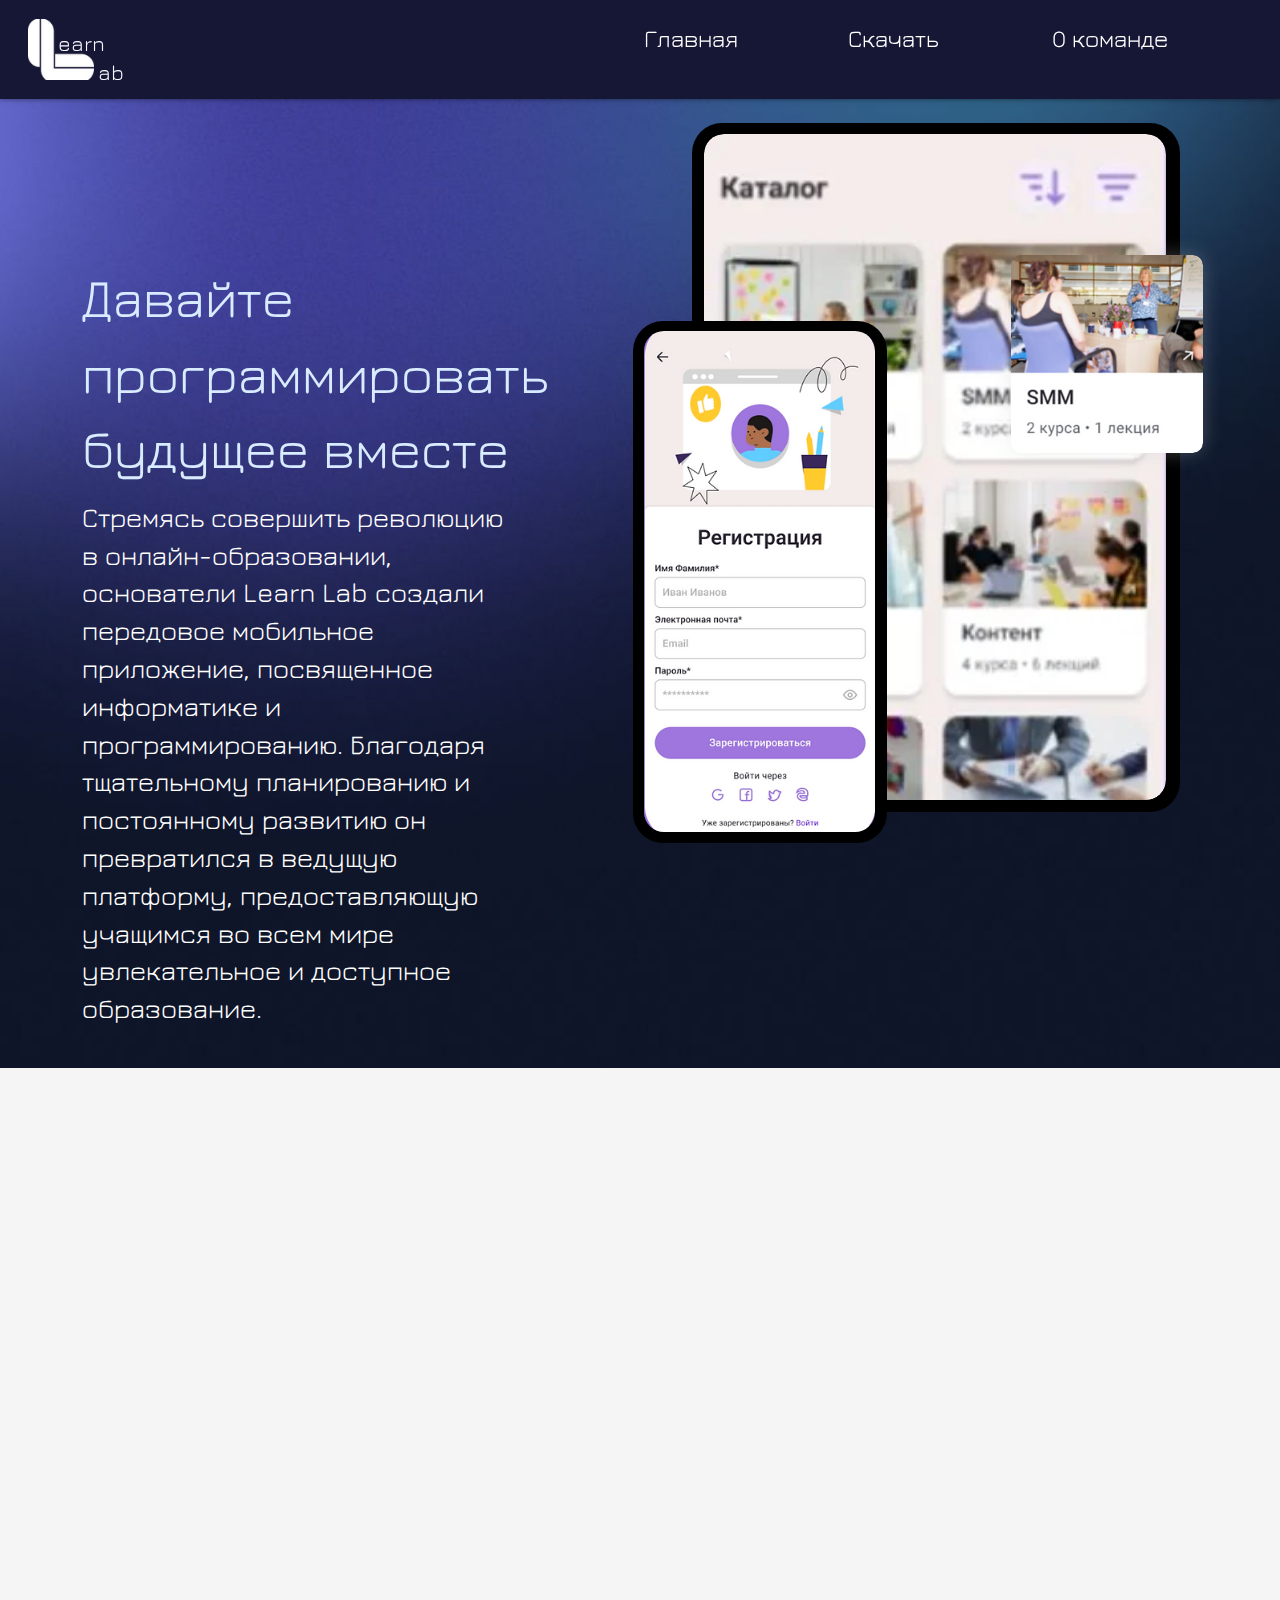
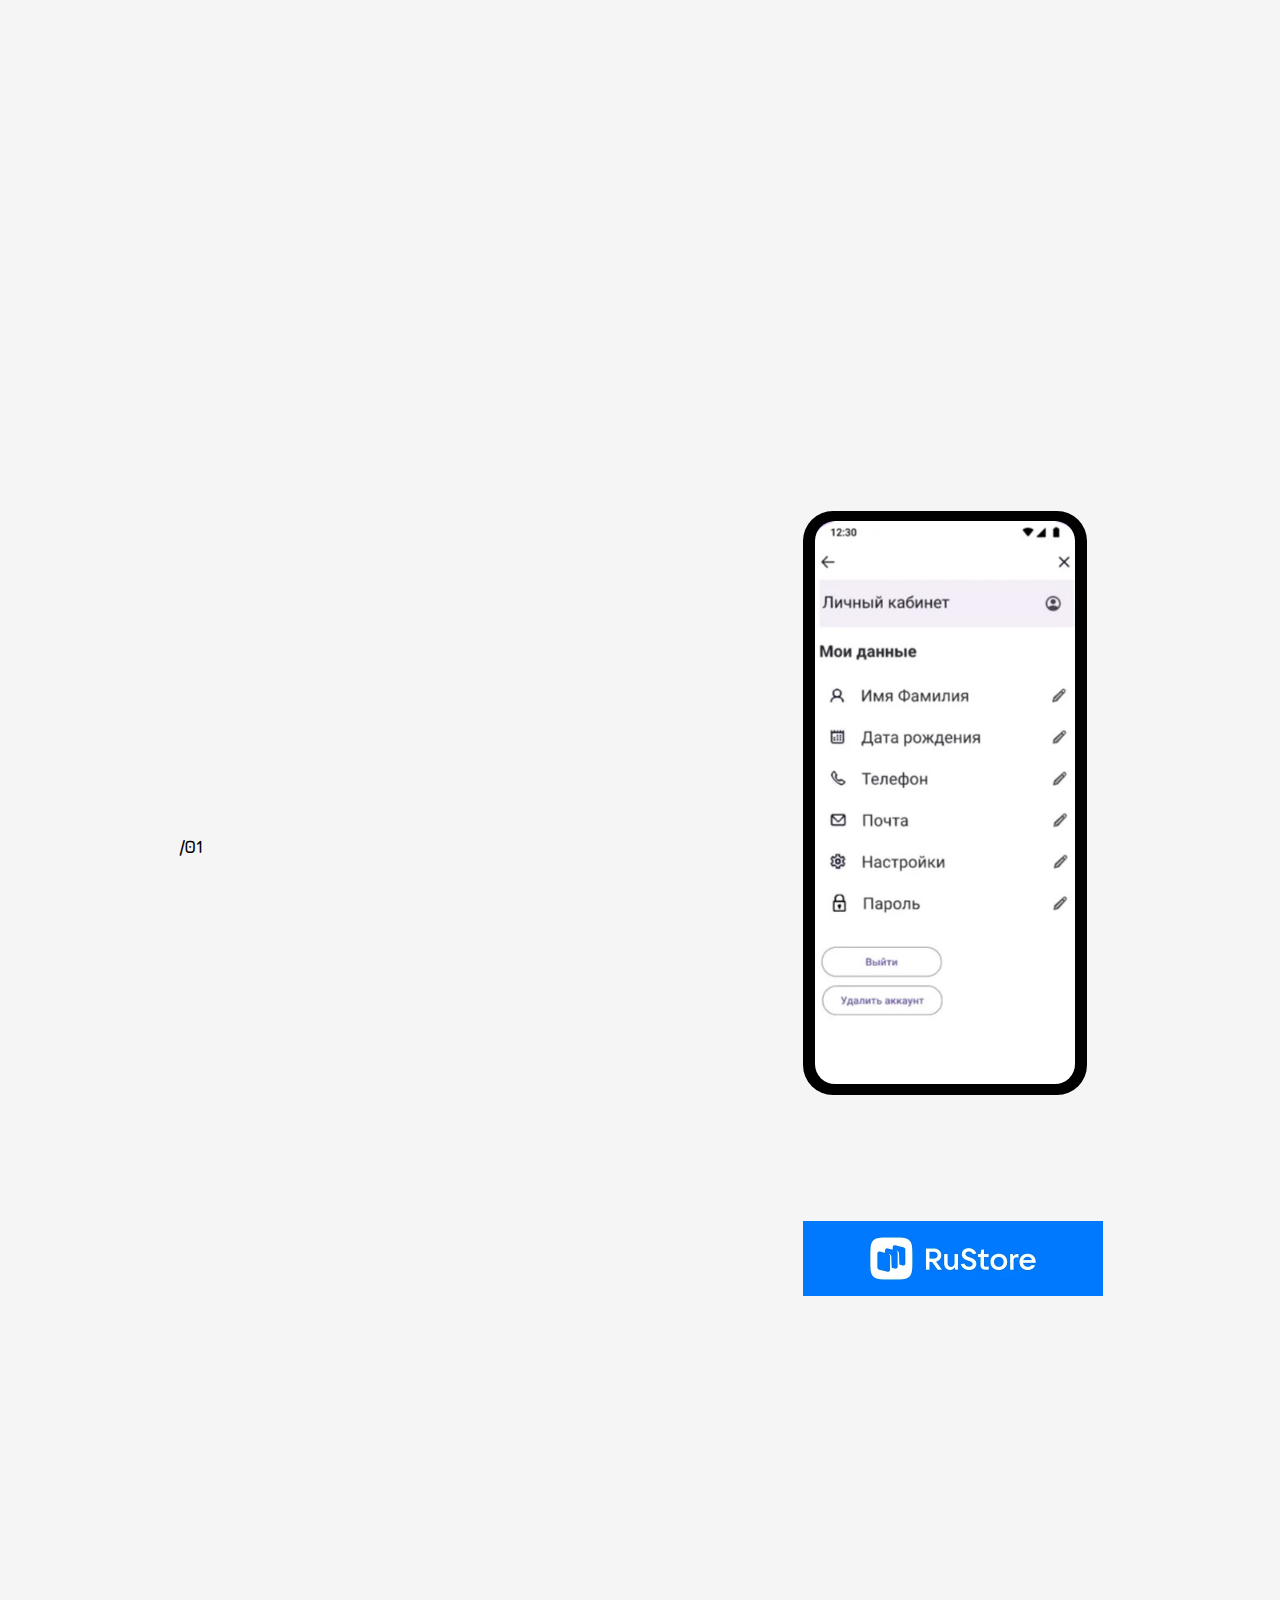
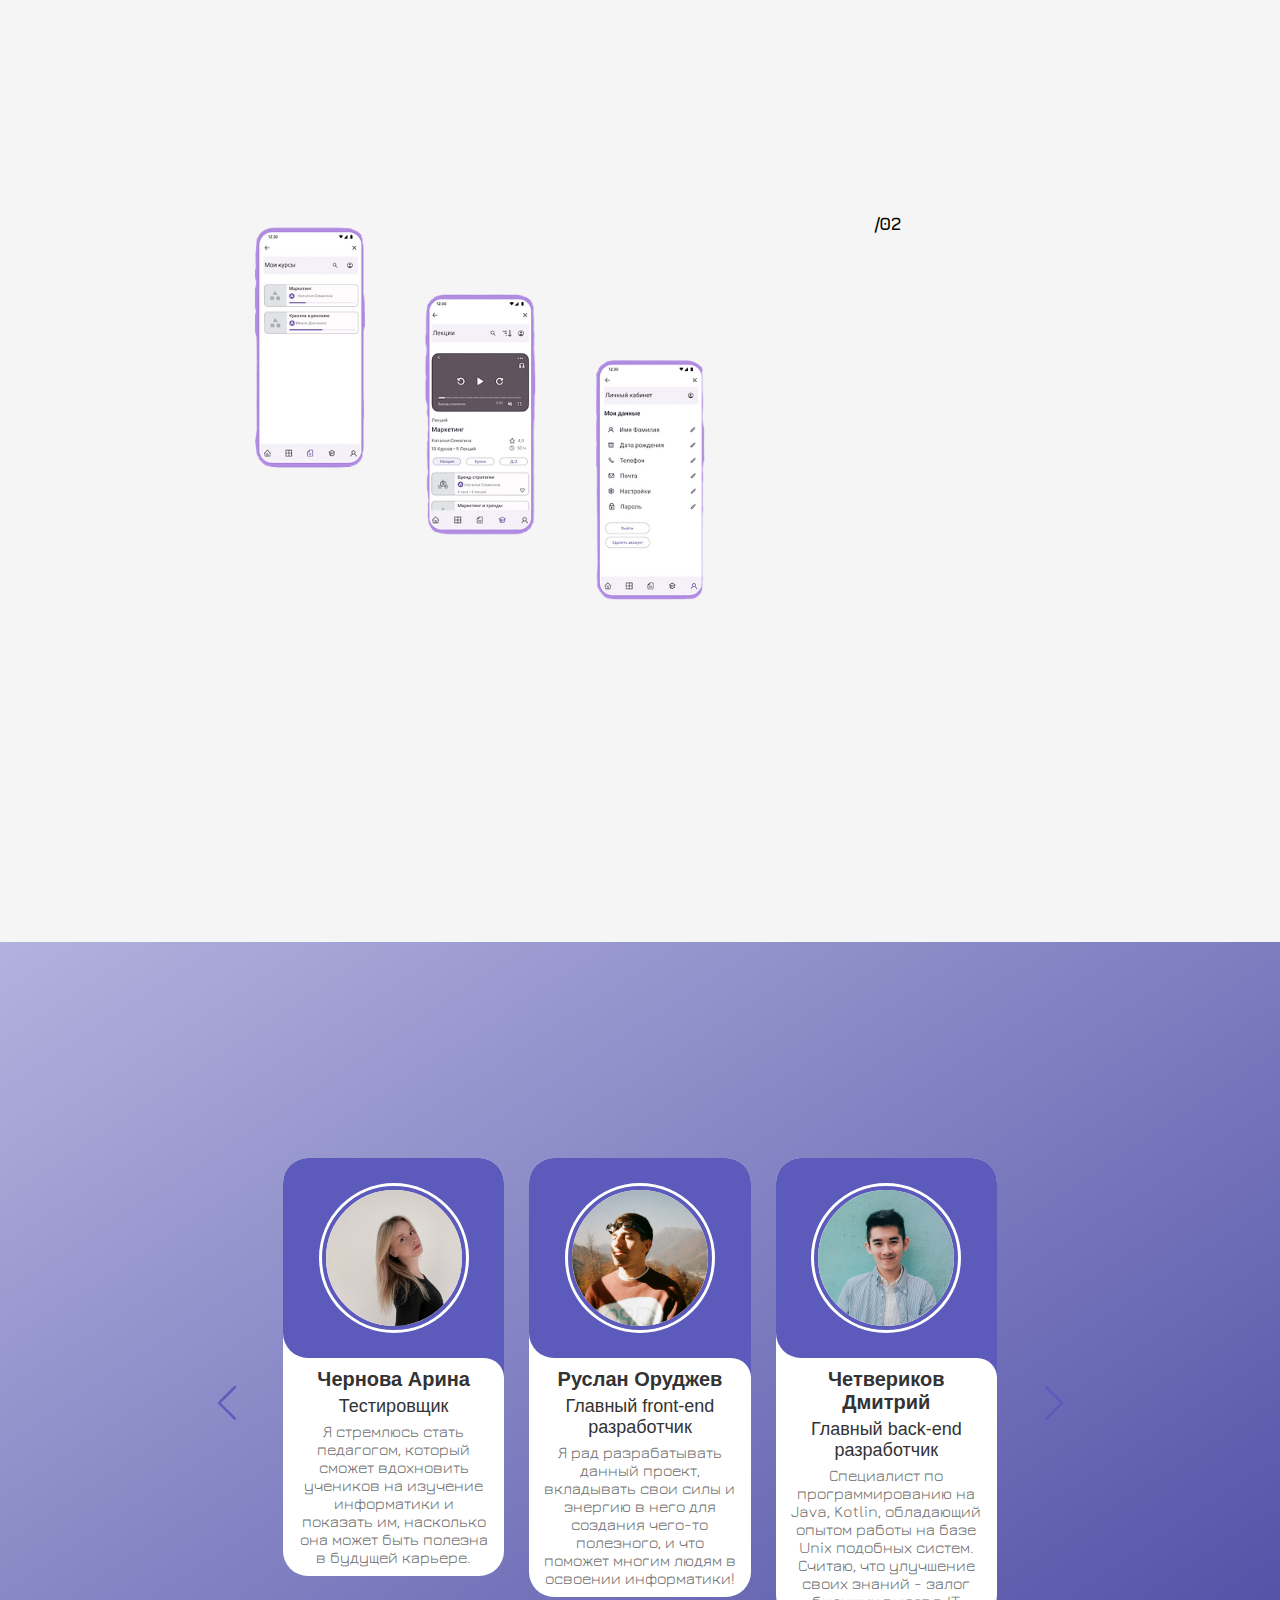
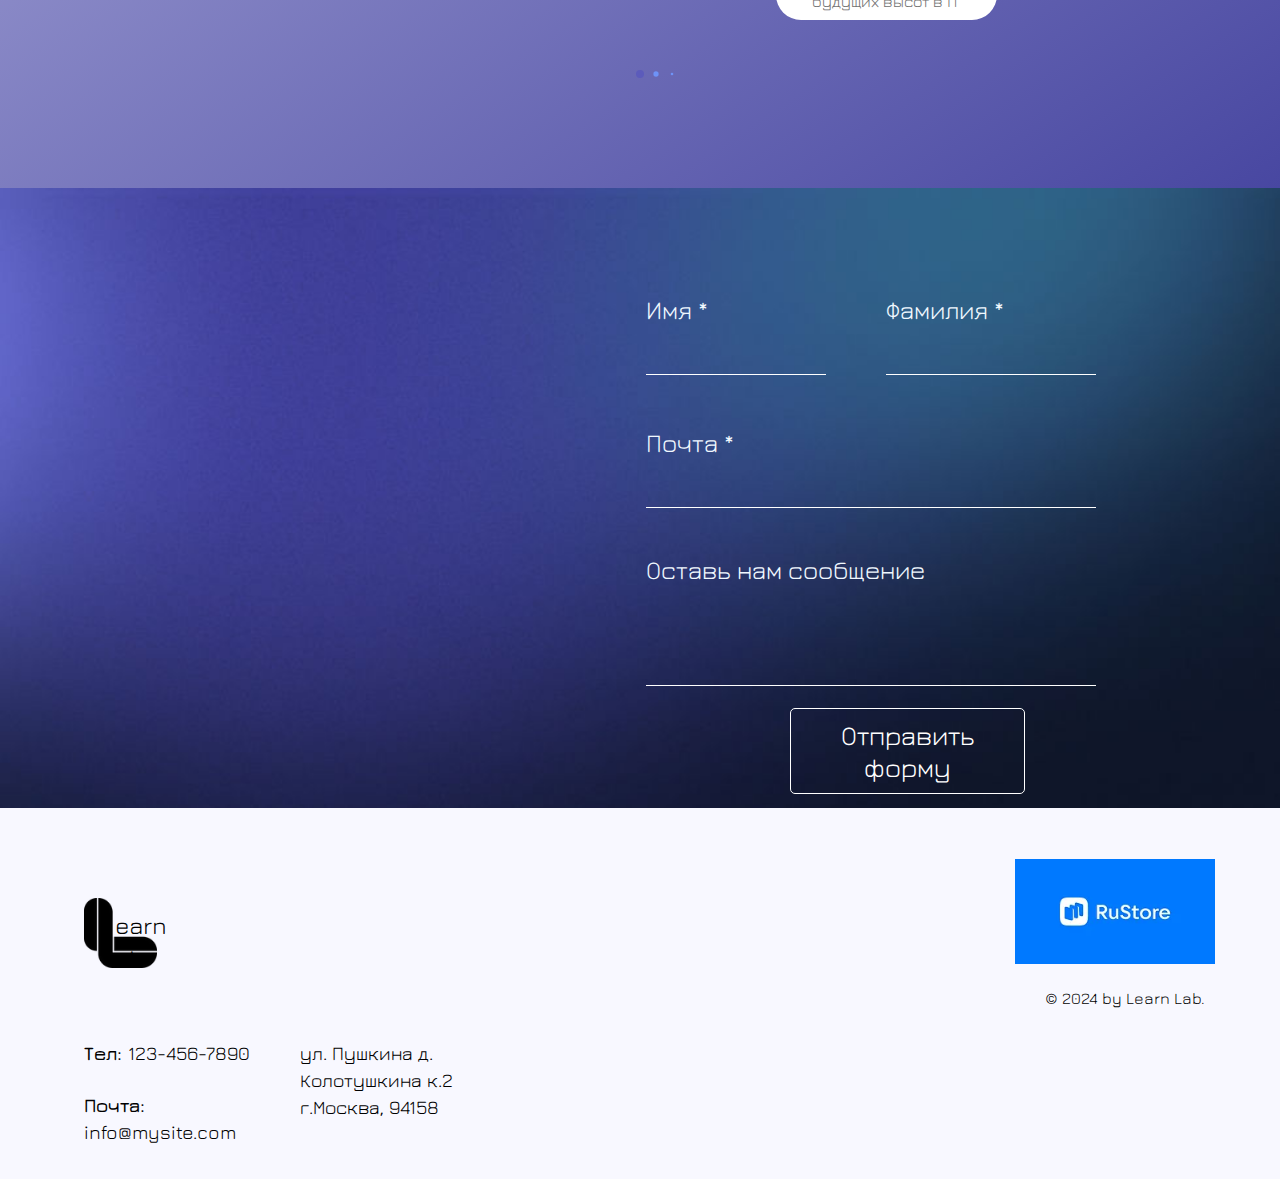
<file: project/index.html>
<!DOCTYPE html>
<html lang="en">
  <head>
    <meta charset="utf-8" />
    <meta http-equiv="X-UA-Compatible" content="IE=edge" />
    <meta name="viewport" content="width=device-width, initial-scale=1" />
    <title>Приложение</title>
    <script src="index.js"></script>
    <!-- <link href="index.css" rel="stylesheet"> -->
    <link rel="stylesheet" href="css/swiper-bundle.min.css" />
    <script
      src="https://code.jquery.com/jquery-3.5.1.min.js"
      integrity="sha256-9/aliU8dGd2tb6OSsuzixeV4y/faTqgFtohetphbbj0="
      crossorigin="anonymous"
    ></script>
    <script src="js/jquery-3.7.0.min.js"></script>
    <script src="https://cdnjs.cloudflare.com/ajax/libs/jquery/3.3.1/jquery.min.js"></script>
    <script src="js/jquery.maskedinput.js"></script>
    <script src="js/jquery.validate.min.js"></script>

    <link rel="stylesheet" href="index-mobile.css" />
    <link rel="preconnect" href="https://fonts.googleapis.com" />
    <link rel="preconnect" href="https://fonts.gstatic.com" crossorigin />
    <link
      href="https://fonts.googleapis.com/css2?family=Jura:wght@400;700&family=Noto+Sans+Mono:wght@300&family=Noto+Serif+Georgian&family=Play:wght@400;700&display=swap"
      rel="stylesheet"
    />
    <link
      rel="stylesheet"
      href="https://cdn.linearicons.com/free/1.0.0/icon-font.min.css"
    />

    <link
      rel="stylesheet"
      type="text/css"
      href="http://akamai-ssl.burton.com/2017/fonts/dinnext/MyFontsWebfontsKit.css"
    />
  </head>

  <body data-spy="scroll" data-target="#SITE-HEADER" data-offset="100">
    <div id="masterPage" class="wrap mesh-layout">
      <header
        id="SITE-HEADER-WRAPPER"
        class="SITE-HEADER-WRAPPER"
        tabindex="-1"
      >
        <div id="SITE-HEADER" class="SITE-HEADER">
          <div
            data-mesh-id="SITE-HEADER-gridContainer"
            class="SITE-HEADER-gridContainer"
          >
            <section id="header-00" class="mobileFlex">
              <div data-testid="columns" class="mobile header-columns">
                <div id="header-01">
                  <div data-mesh-id="SITE-HEADER-gridContainer">
                    <div id="header-logo">
                      <a href="index.html" target="_self">
                        <img src="img/logo.webp" />
                      </a>
                    </div>
                    <div id="header-01-11" class="fonts">
                      <p class="font_0">
                        <a href="index.html" target="_self"> earn </a>
                      </p>
                      <p class="font_0">
                        <a href="index.html" target="_self">
                          <span class="ab-ending"
                            >&nbsp; &nbsp; &nbsp; &nbsp; ab</span
                          >
                        </a>
                      </p>
                    </div>
                  </div>
                </div>
                <div id="header-02" closed>
                  <div data-mesh-id="SITE-HEADER-gridContainer">
                    <dropdown-menu
                      id="menu"
                      tabindex="-1"
                      dir="ltr"
                      data-stretch-buttons-to-menu-width="true"
                      data-same-width-buttons="false"
                      data-num-items="6"
                      data-menuborder-y="0"
                      data-menubtn-border="0"
                      data-ribbon-els="0"
                      data-label-pad="0"
                      data-ribbon-extra="0"
                      data-dropalign="center"
                      style="visibility: inherit; overflow-x: visible"
                    >
                      <nav class="nav-container">
                        <ul class="list-container menu-list-container">
                          <li
                            class="list-word top-link"
                            data-direction="ltr"
                            data-listposition="left"
                            data-state="menu link"
                            data-index="0"
                            data-original-gap-between-text-and-btn="10"
                            aria-hidden="false"
                          >
                            <a
                              href="#top"
                              class="link"
                              target="_self"
                              aria-haspopup="false"
                            >
                              <div class="link-padding">
                                <div class="font_1" style="font-size: 24px">
                                  <p class="link-fonts">Главная</p>
                                </div>
                              </div>
                            </a>
                          </li>
                          <li
                            class="list-word app-link"
                            data-direction="ltr"
                            data-listposition="left"
                            data-state="menu false  link"
                            data-index="1"
                            data-original-gap-between-text-and-btn="10"
                            aria-hidden="false"
                          >
                            <a
                              href="#app-scroll"
                              class="link"
                              target="_self"
                              aria-haspopup="false"
                            >
                              <div class="link-padding">
                                <div class="font_1" style="font-size: 24px">
                                  <p class="link-fonts">Скачать</p>
                                </div>
                              </div>
                            </a>
                          </li>
                          <li
                            class="list-word story-link"
                            data-direction="ltr"
                            data-listposition="left"
                            data-state="menu false  link"
                            data-index="3"
                            data-original-gap-between-text-and-btn="10"
                            aria-hidden="false"
                          >
                            <a
                              href="#story"
                              class="link"
                              target="_self"
                              aria-haspopup="false"
                            >
                              <div class="link-padding">
                                <div class="font_1" style="font-size: 24px">
                                  <p class="link-fonts">О команде</p>
                                </div>
                              </div>
                            </a>
                          </li>
                        </ul>
                      </nav>
                    </dropdown-menu>
                  </div>
                </div>
                <div
                  id="header-03"
                  role="button"
                  aria-haspopup="dialog"
                  aria-label="Open navigation menu"
                  tabindex="0"
                  class="menu-toggle"
                >
                  <div class="menu-toggle-01">
                    <div class="menu-toggle-02">
                      <span class="menu-toggle-line line-1"></span>
                      <span class="menu-toggle-line line-2"></span>
                      <span class="menu-toggle-line line-3"></span>
                    </div>
                  </div>
                </div>
              </div>
            </section>
          </div>
        </div>
        <script>
          window.console = window.console || function (t) {};
        </script>
      </header>
      <main
        id="PAGES-CONTAINER"
        class="PAGES-CONTAINER"
        tabindex="-1"
        data-main-content="true"
      >
        <div data-mesh-id="PAGES-CONTAINER-gridContainer">
          <section id="intro" tabindex="-1" style="order: 1">
            <a name="top"></a>
            <div data-testid="columns" class="mobile">
              <div id="intro-layer">
                <div data-mesh-id="intro-00-gridContainer">
                  <section id="intro-00" class="mobileFlex">
                    <div data-testid="columns" class="mobile">
                      <div id="intro-01">
                        <div data-mesh-id="intro-01-gridContainer">
                          <div
                            id="intro-01-10"
                            class="fonts"
                            data-angle="10"
                            data-angle-style-location="style"
                            data-screen-in-hide="done"
                            style="visibility: inherit"
                          >
                            <h2
                              class="font_0"
                              style=" color: #d9ebff"
                            >
                                <span
                                  class="element-animation"
                                >
                                  Давайте программировать будущее вместе
                                </span>
                            </h2>
                          </div>
                          <div
                            id="intro-01-11"
                            class="fonts"
                            data-angle="0"
                            data-angle-style-location="style"
                            data-screen-in-hide="done"
                            style="visibility: inherit"
                          >
                            <div class="element-animation">
                              <p class="font_7">
                                <span style="font-style: normal">
                                        <span class="color_36">
                                          Стремясь совершить революцию в
                                          онлайн-образовании, основатели Learn
                                          Lab создали передовое мобильное
                                          приложение, посвященное информатике и
                                          программированию. Благодаря
                                          тщательному планированию и постоянному
                                          развитию он превратился в ведущую
                                          платформу, предоставляющую учащимся во
                                          всем мире увлекательное и доступное
                                          образование.
                                        </span>
                                </span>
                              </p>
                            </div>
                          </div>
                        </div>
                      </div>
                      <div id="intro-02">
                        <div data-mesh-id="intro-02-gridContainer">
                          <div id="intro-02-10" class="intro-pics">
                            <div class="intro-box"></div>
                            <div data-mesh-id="intro-02-10-gridContainer">
                              <div id="intro-02-20" class="intro-02-pic">
                                <div
                                  data-testid="linkElement"
                                  class="intro-02-linkElement"
                                >
                                  <img
                                    src="img/intro-2-20-pic.png"
                                    alt=""
                                    fetchpriority="high"
                                  />
                                </div>
                              </div>
                              <div id="intro-02-21" class="intro-02-pic">
                                <div
                                  data-testid="linkElement"
                                  class="intro-02-linkElement"
                                >
                                  <img
                                    src="img/intro-2-21-pic.png"
                                    alt=""
                                    fetchpriority="high"
                                  />
                                </div>
                              </div>
                            </div>
                          </div>
                          <div id="intro-02-11" class="intro-pics">
                            <div class="intro-box"></div>
                            <div data-mesh-id="intro-02-10-gridContainer">
                              <div id="intro-02-22">
                                <div
                                  data-testid="linkElement"
                                  class="intro-02-linkElement"
                                >
                                  <img
                                    src="img/intro-2-22-pic.png"
                                    alt=""
                                    fetchpriority="high"
                                  />
                                </div>
                              </div>
                            </div>
                          </div>
                        </div>
                      </div>
                    </div>
                  </section>
                </div>
              </div>
            </div>
          </section>
          <section id="info" tabindex="-1" style="order: 2">
            <div data-mesh-id="info-00-gridContainer">
              <div id="info-blank"></div>
              <section id="info-00" class="mobileFlex">
                <div data-testid="columns" class="mobile">
                  <div id="info-00-01">
                    <div data-mesh-id="info-00-gridContainer">
                      <section id="info-00-02">
                        <div data-testid="columns" class="mobile">
                          <div id="info-00-03">
                            <div data-mesh-id="info-01-gridContainer">
                              <div
                                id="info-01"
                                class="fonts"
                                data-angle="0"
                                data-angle-style-location="style"
                                data-screen-in-hide="done"
                                style="visibility: inherit"
                              >
                                <div class="element-animation">
                                  <h2
                                    class="font_0"
                                  >
                                    Приложение для изучения информатики и
                                    программирования
                                  </h2>
                                </div>
                              </div>
                            </div>
                          </div>
                          <div id="info-00-03">
                            <div
                              class="element-animation"
                              data-mesh-id="info-02-gridContainer"
                            >
                              <div id="info-02-10" class="fonts">
                                <p
                                  class="font_2"
                                >
                                  Присоединяйтесь к более чем миллиону
                                  счастливых пользователей!
                                </p>
                              </div>
                              <div
                                id="info-02-11"
                                class="fonts"
                                data-angle="0"
                                data-angle-style-location="style"
                                data-screen-in-hide="done"
                                style="visibility: inherit"
                              >
                                <p
                                  class="font_7"
                                >
                                  Learn Lab — онлайн-школа, открывающая мир
                                  информатики и программирования для учащихся
                                  всех уровней. Независимо от того, новичок вы
                                  или начинающий программист, Learn Lab
                                  предлагает комплексный и интерактивный опыт
                                  обучения, адаптированный к вашим
                                  индивидуальным потребностям.
                                </p>
                              </div>
                              <div id="info-02-12">
                                <a
                                  href="#"
                                  aria-disabled="false"
                                  aria-disabled="false"
                                  class="info-button"
                                >
                                  <span class="info-link">
                                    Скачать приложение
                                  </span>
                                </a>
                              </div>
                            </div>
                          </div>
                        </div>
                      </section>
                    </div>
                  </div>
                </div>
              </section>
            </div>
          </section>
          <a name="app-scroll"></a>
          <section id="app" tabindex="-1" style="order: 4">
            <div data-mesh-id="app-00-gridContainer">
              <section id="app-00-01" class="mobileFlex">
                <div data-testid="columns" class="mobile">
                  <div data-mesh-id="columns-grid">
                    <div data-testid="columns" class="mobile">
                      <div id="app-01-10">
                        <div data-mesh-id="app-01-10-gridContainer">
                          <div id="app-01-11" class="fonts">
                            <div class="element-animation">
                              <h2 class="font_0">
                                Как работает приложение
                                <br />
                                <span class="font_1">
                                  (при нажатии на кнопку скачать)
                                </span>
                              </h2>
                            </div>
                          </div>
                          <div id="app-01-12" class="fonts">
                            <p class="font_2" style="font-size: 18px">/01</p>
                          </div>
                          <div
                            class="element-animation"
                            id="app-01-13"
                            class="fonts"
                          >
                            <p
                              class="font_2"
                            >
                              Персонализированный опыт
                            </p>
                          </div>
                          <div
                            class="element-animation"
                            id="app-01-14"
                            class="fonts"
                          >
                            <p
                              class="font_7"
                            >
                              Мобильное приложение Learn Lab работает по модели
                              самостоятельного обучения, предоставляя учащимся
                              доступ к широкому спектру ресурсов, таких как
                              учебники и видеокурсы. Без необходимости
                              использования традиционных инструкторов учащиеся
                              имеют свободу перемещаться по учебной программе со
                              своей собственной скоростью, что обеспечивает
                              гибкий и персонализированный опыт обучения. Данное
                              приложение подходит только под управлением
                              операционной системы Android.
                            </p>
                          </div>
                        </div>
                      </div>
                      <div id="app-01-20">
                        <div data-mesh-id="app-01-20-gridContainer">
                          <div
                            id="app-01-21"
                            data-angle="0"
                            data-angle-style-location="style"
                            data-screen-in-hide="done"
                            style="visibility: inherit"
                            class="app-pics"
                          >
                            <div class="phone"></div>
                            <div data-mesh-id="app-01-22-gridContainer">
                              <div id="app-01-22">
                                <div
                                  data-testid="linkElement"
                                  class="phonePic-0"
                                >
                                  <img
                                    src="img/phonePic-0.png"
                                    alt=""
                                    fetchpriority="high"
                                  />
                                </div>
                              </div>
                            </div>
                          </div>
                          <div id="app-01-23">
                            <a
                              href=""
                              target="_blank"
                              class="link app-01-23-linkElement"
                            >
                              <img
                                src="img/rustore-pic1.png"
                                alt=""
                                width="300"
                                height="75"
                                fetchpriority="high"
                              />
                            </a>
                          </div>
                          <div id="app-01-20-wedge"></div>
                        </div>
                      </div>
                    </div>
                  </div>
                </div>
              </section>
              <section id="app-00-02" class="mobileFlex">
                <div data-testid="columns" class="mobile app-move">
                  <div id="app-02-10">
                    <div data-mesh-id="app-02-10-gridContainer">
                      <div id="app-02-11">
                        <div data-testid="linkElement" class="phonePic-1">
                          <img src="img/phonePic-1.png" alt="" />
                        </div>
                      </div>
                    </div>
                  </div>
                  <div id="app-02-20">
                    <div data-mesh-id="app-02-20-gridContainer">
                      <div id="app-02-21" class="fonts">
                        <p class="font_2" style="font-size: 18px">/02</p>
                      </div>
                      <div
                        class="element-animation"
                        id="app-02-22"
                        class="fonts"
                      >
                        <p
                          class="font_2"
                        >
                          Технологии облачного хранения
                        </p>
                      </div>
                      <div
                        class="element-animation"
                        id="app-02-23"
                        class="fonts"
                      >
                        <p
                          class="font_7"
                        >
                          Будь то интерактивные учебники или увлекательные
                          видеоуроки, приложение Learn Lab дает учащимся
                          возможность приобретать знания и развивать свои
                          навыки.
                        </p>
                      </div>
                      <div class="element-animation" id="app-02-24">
                        <a
                          href="#"
                          aria-disabled="false"
                          aria-disabled="false"
                          class="info-button"
                        >
                          <span class="info-link">
                            Скачать приложение с сайта
                          </span>
                        </a>
                      </div>
                    </div>
                  </div>
                </div>
              </section>
            </div>
          </section>
          <section id="story" class="story" tabindex="-1" style="order: 5">
            <a name="story" style="margin-top: 40px"></a>
            <div class="row">
              <div class="element-animation">
                <p style="text-align: center" class="font_0">О команде</p>
              </div>
              <div class="slide-container swiper">
                <div class="slide-content">
                  <div class="card-wrapper swiper-wrapper">
                    <div class="card swiper-slide">
                      <div class="image-content">
                        <span class="overlay"></span>

                        <div class="card-image">
                          <img
                            src="images/profile1_1.jpg"
                            alt=""
                            class="card-img"
                          />
                        </div>
                      </div>
                      <div class="card-content">
                        <h2 class="name">Чернова Арина</h2>
                        <h2 class="profession">Тестировщик</h2>
                        <p class="description">
                          Я стремлюсь стать педагогом, который сможет вдохновить
                          учеников на изучение информатики и показать им,
                          насколько она может быть полезна в будущей карьере.
                        </p>
                      </div>
                    </div>
                    <div class="card swiper-slide">
                      <div class="image-content">
                        <span class="overlay"></span>

                        <div class="card-image">
                          <img
                            src="images/profile2_2.jpg"
                            alt=""
                            class="card-img"
                          />
                        </div>
                      </div>

                      <div class="card-content">
                        <h2 class="name">Руслан Оруджев</h2>
                        <h2 class="profession">Главный front-end разработчик</h2>
                        <p class="description">
                          Я рад разрабатывать данный проект, вкладывать свои
                          силы и энергию в него для создания чего-то полезного,
                          и что поможет многим людям в освоении информатики!
                        </p>
                      </div>
                    </div>
                    <div class="card swiper-slide">
                      <div class="image-content">
                        <span class="overlay"></span>

                        <div class="card-image">
                          <img
                            src="images/profile3.jpg"
                            alt=""
                            class="card-img"
                          />
                        </div>
                      </div>
                      <div class="card-content">
                        <h2 class="name">Четвериков Дмитрий</h2>
                        <h2 class="profession">Главный back-end разработчик</h2>
                        <p class="description">
                          Специалист по программированию на Java, Kotlin,
                          обладающий опытом работы на базе Unix подобных систем.
                          Считаю, что улучшение своих знаний - залог будущих
                          высот в IT
                        </p>
                      </div>
                    </div>
                    <div class="card swiper-slide">
                      <div class="image-content">
                        <span class="overlay"></span>

                        <div class="card-image">
                          <img
                            src="images/profile4_4.jpg"
                            alt=""
                            class="card-img"
                          />
                        </div>
                      </div>
                      <div class="card-content">
                        <h2 class="name">Чепелева Дарья</h2>
                        <h2 class="profession">Аналитик</h2>
                        <p class="description">
                          Я творческий человек: рисую, создаю многое своими
                          руками, а также я химик-технолог по первому высшему
                          образованию и учитель химии и биологии по второму
                          высшему:)
                        </p>
                      </div>
                    </div>
                    <div class="card swiper-slide">
                      <div class="image-content">
                        <span class="overlay"></span>

                        <div class="card-image">
                          <img
                            src="images/profile5_5.jpg"
                            alt=""
                            class="card-img"
                          />
                        </div>
                      </div>
                      <div class="card-content">
                        <h2 class="name">Кулакова Таисия</h2>
                        <h2 class="profession">Back-end разработчик</h2>
                        <p class="description">
                          Мне 18 лет, учусь в МПГУ на учителя информатики. В
                          свободное время мне нравится монтировать видео и
                          заниматься программированием. Меня заинтересовала
                          разработка данного проекта, я бы хотела связать свое
                          будущее с программированием.
                        </p>
                      </div>
                    </div>
                    <div class="card swiper-slide">
                      <div class="image-content">
                        <span class="overlay"></span>

                        <div class="card-image">
                          <img
                            src="images/profile6_6.jpg"
                            alt=""
                            class="card-img"
                          />
                        </div>
                      </div>
                      <div class="card-content">
                        <h2 class="name">Казаков Денис</h2>
                        <h2 class="profession">Менеджер IT-проекта</h2>
                        <p class="description">
                          Считаю, что управление проектами является сложной, но
                          увлекательной задачей, которая требует от меня
                          постоянного обучения и развития. Я уверен, что моя
                          целеустремленность поможет мне в достижении больших
                          высот в IT-проектах.
                        </p>
                      </div>
                    </div>
                    <div class="card swiper-slide">
                      <div class="image-content">
                        <span class="overlay"></span>

                        <div class="card-image">
                          <img
                            src="images/profile7_7.jpg"
                            alt=""
                            class="card-img"
                          />
                        </div>
                      </div>
                      <div class="card-content">
                        <h2 class="name">Светлана Шиповалова</h2>
                        <h2 class="profession">Front-end разработчик</h2>
                        <p class="description">
                          С увлечением занимаюсь web-разработкой. Участвуя в
                          проекте, я совершенствую свои навыки по созданию и
                          вёрстке сайтов с нуля. В свободное время развиваю
                          знания в JavaScript.
                        </p>
                      </div>
                    </div>
                    <div class="card swiper-slide">
                      <div class="image-content">
                        <span class="overlay"></span>
                        <div class="card-image">
                          <img
                            src="images/profile8.jpg"
                            alt=""
                            class="card-img"
                          />
                        </div>
                      </div>
                      <div class="card-content">
                        <h2 class="name">Натаван Мирзоева</h2>
                        <h2 class="profession">Дизайнер</h2>
                        <p class="description">
                          Специалист по программированию на Java, Kotlin,
                          обладающий опытом работы на базе Unix подобных систем.
                          Считаю, что улучшение своих знаний - залог будущих
                          высот в IT
                        </p>
                      </div>
                    </div>
                    <div class="card swiper-slide">
                      <div class="image-content">
                        <span class="overlay"></span>

                        <div class="card-image">
                          <img
                            src="images/profile9.jpg"
                            alt=""
                            class="card-img"
                          />
                        </div>
                      </div>
                      <div class="card-content">
                        <h2 class="name">Полина Пастухова</h2>
                        <h2 class="profession">Дизайнер</h2>
                        <p class="description">
                          Специалист по программированию на Java, Kotlin,
                          обладающий опытом работы на базе Unix подобных систем.
                          Считаю, что улучшение своих знаний - залог будущих
                          высот в IT
                        </p>
                      </div>
                    </div>
                  </div>
                </div>
                <div class="swiper-button-next swiper-navBtn"></div>
                <div class="swiper-button-prev swiper-navBtn"></div>
                <div class="swiper-pagination"></div>
              </div>
            </div>
          </section>
          <!-- <section id="rating" tabindex="-1" style="order: 6"><br><br><br></section> -->
        </div>
      </main>
      <footer id="SITE-FOOTER" tabindex="-1">
        <div data-mesh-id="SITE-FOOTER-gridContainer">
          <section
            id="contact"
            tabindex="-1"
            style="order: 7"
            class="mobileFlex"
          >
            <div data-testid="columns" class="mobile">
              <div id="contact-layer">
                <div
                  data-mesh-id="contact-00-gridContainer"
                  style="color: aliceblue"
                >
                  <a name="bottom"></a>
                  <section id="contact-00" class="mobileFlex">
                    <div data-testid="columns" class="mobile">
                      <div data-mesh-id="columns-grid">
                        <div data-testid="columns" class="mobile">
                          <div id="contact-00-01">
                            <div data-mesh-id="contact-01-gridContainer">
                              <div
                                id="contact-01"
                                class="fonts"
                                data-angle="0"
                                data-angle-style-location="style"
                                data-screen-in-hide="done"
                                style="visibility: inherit"
                              >
                                <div class="element-animation">
                                  <p
                                    class="font_4"
                                  >
                                      <span
                                        class="color_36"
                                      >
                                        Если остались вопросы, напишите нам, и
                                        мы в ближайшее время свяжемся с вами
                                      </span>
                                  </p>
                                </div>
                              </div>
                            </div>
                          </div>
                          <div id="contact-00-02">
                            <div data-mesh-id="contact-02-gridContainer">
                              <div id="contact-02-00" class="fonts">
                                <div data-mesh-id="contact-02-gridContainer">
                                  <form
                                    action="sender.php"
                                    method="post"
                                    id="form"
                                  >
                                    <div
                                      data-mesh-id="formContent-gridContainer"
                                    >
                                      <div id="form-01" class="form-flex">
                                        <label
                                          class="font_1"
                                          for="input_form-01"
                                          class="textarea-form"
                                          >Имя *</label
                                        >
                                        <div class="form-line">
                                          <input
                                            name="name"
                                            id="input_form-01"
                                            type="text"
                                            placeholder=" "
                                            required=""
                                            aria-required="false"
                                            maxlength="100"
                                            value=""
                                            aria-invalid="true"
                                          />
                                        </div>
                                      </div>
                                      <div id="form-02" class="form-flex">
                                        <label
                                          class="font_1"
                                          for="input_form-02"
                                          class="textarea-form"
                                          >Фамилия *</label
                                        >
                                        <div class="form-line">
                                          <input
                                            name="surname"
                                            id="input_form-02"
                                            type="text"
                                            placeholder=" "
                                            required=""
                                            aria-required="false"
                                            maxlength="100"
                                            value=""
                                          />
                                        </div>
                                      </div>
                                      <div id="form-03" class="form-flex">
                                        <label
                                          class="font_1"
                                          for="input_form-03"
                                          class="textarea-form"
                                          >Почта *</label
                                        >
                                        <div class="form-line">
                                          <input
                                            name="email"
                                            id="input_form-03"
                                            type="email"
                                            placeholder=" "
                                            required=""
                                            aria-required="false"
                                            pattern="^.+@.+\.[a-zA-Z]{2,63}$"
                                            maxlength="250"
                                            value=""
                                          />
                                        </div>
                                      </div>
                                      <div
                                        id="form-04"
                                        class="form-flex textarea-form-04"
                                      >
                                        <label
                                          class="font_1"
                                          for="textarea_form-04"
                                          class="textarea-form"
                                          >Оставь нам сообщение</label
                                        >
                                        <textarea
                                          id="textarea_form"
                                          name="text"
                                          placeholder=" "
                                          aria-required="false"
                                          aria-invalid="false"
                                          class="textarea-form-04-02"
                                          placeholder=" "
                                        ></textarea>
                                      </div>
                                      <div id="form-05">
                                        <button
                                          type="button"
                                          class="send-form-button" 
                                        >
                                          Отправить форму
                                        </button>
                                      </div>
                                    </div>
                                  </form>
                                </div>
                              </div>
                            </div>
                          </div>
                        </div>
                      </div>
                    </div>
                  </section>
                </div>
              </div>
            </div>
          </section>
          <section id="footer">
            <div data-testid="columns" class="mobile">
              <div id="footer-00">
                <div data-mesh-id="footer-01" class="footer-01">
                  <div id="footer-logo">
                    <a href="index.html" target="_self">
                      <img src="img/logo_2.webp"
                    /></a>
                  </div>
                  <div id="footer-01-11" class="fonts">
                    <p class="font_4">
                      <a href="index.html" target="_self">
                        <span> earn </span>
                      </a>
                    </p>
                    <p class="font_4">
                      <a href="index.html" target="_self">
                        <span> ab</span>
                      </a>
                    </p>
                  </div>
                  <div id="footer-01-12" class="fonts">
                    <p
                      class="font_5"
                    >
                        <span style="font-weight: 600">
						  Тел: 
						</span> 123-456-7890
                    </p>
                  </div>
                  <div id="footer-01-13" class="fonts">
                    <p
                      class="font_5"
                    >
                          ул. Пушкина д. Колотушкина к.2 г.Москва, 94158
                    </p>
                  </div>
                  <div id="footer-01-14" class="fonts">
                    <p
                      class="font_5"
                    >
                      <span style="font-weight: 600">
						  Почта: 
						</span>
                        <a
                          data-auto-recognition="true"
                          href="mailto:info@mysite.com"
                        >
                          info@mysite.com
                        </a>
                      
                    </p>
                  </div>
                </div>
              </div>
              <div id="footer-00">
                <div data-mesh-id="footer-02">
                  <div id="footer-02-10">
                    <a href="" target="_blank" class="link">
                      <img
                        src="img/rustore-pic.png"
                        alt=""
                        fetchpriority="high"
                      />
                    </a>
                  </div>
                  <div id="footer-02-11" class="fonts">
                    <p class="font_8">© 2024 by Learn Lab.</p>
                  </div>
                </div>
              </div>
            </div>
          </section>
        </div>
      </footer>
    </div>
    <script id="rendered-js">
      function onEntry(entry) {
        entry.forEach((change) => {
          if (change.isIntersecting) {
            change.target.classList.add("element-show");
          }
        });
      }
      let options = {
        threshold: [0.5],
      };
      let observer = new IntersectionObserver(onEntry, options);
      let elements = document.querySelectorAll(".element-animation");

      for (let elm of elements) {
        observer.observe(elm);
      }
      //# sourceURL=pen.js
    </script>
  </body>
  <script src="index.js"></script>
  <script src="js/swiper-bundle.min.js"></script>
  <script src="js/script.js"></script>
</html>
</file>
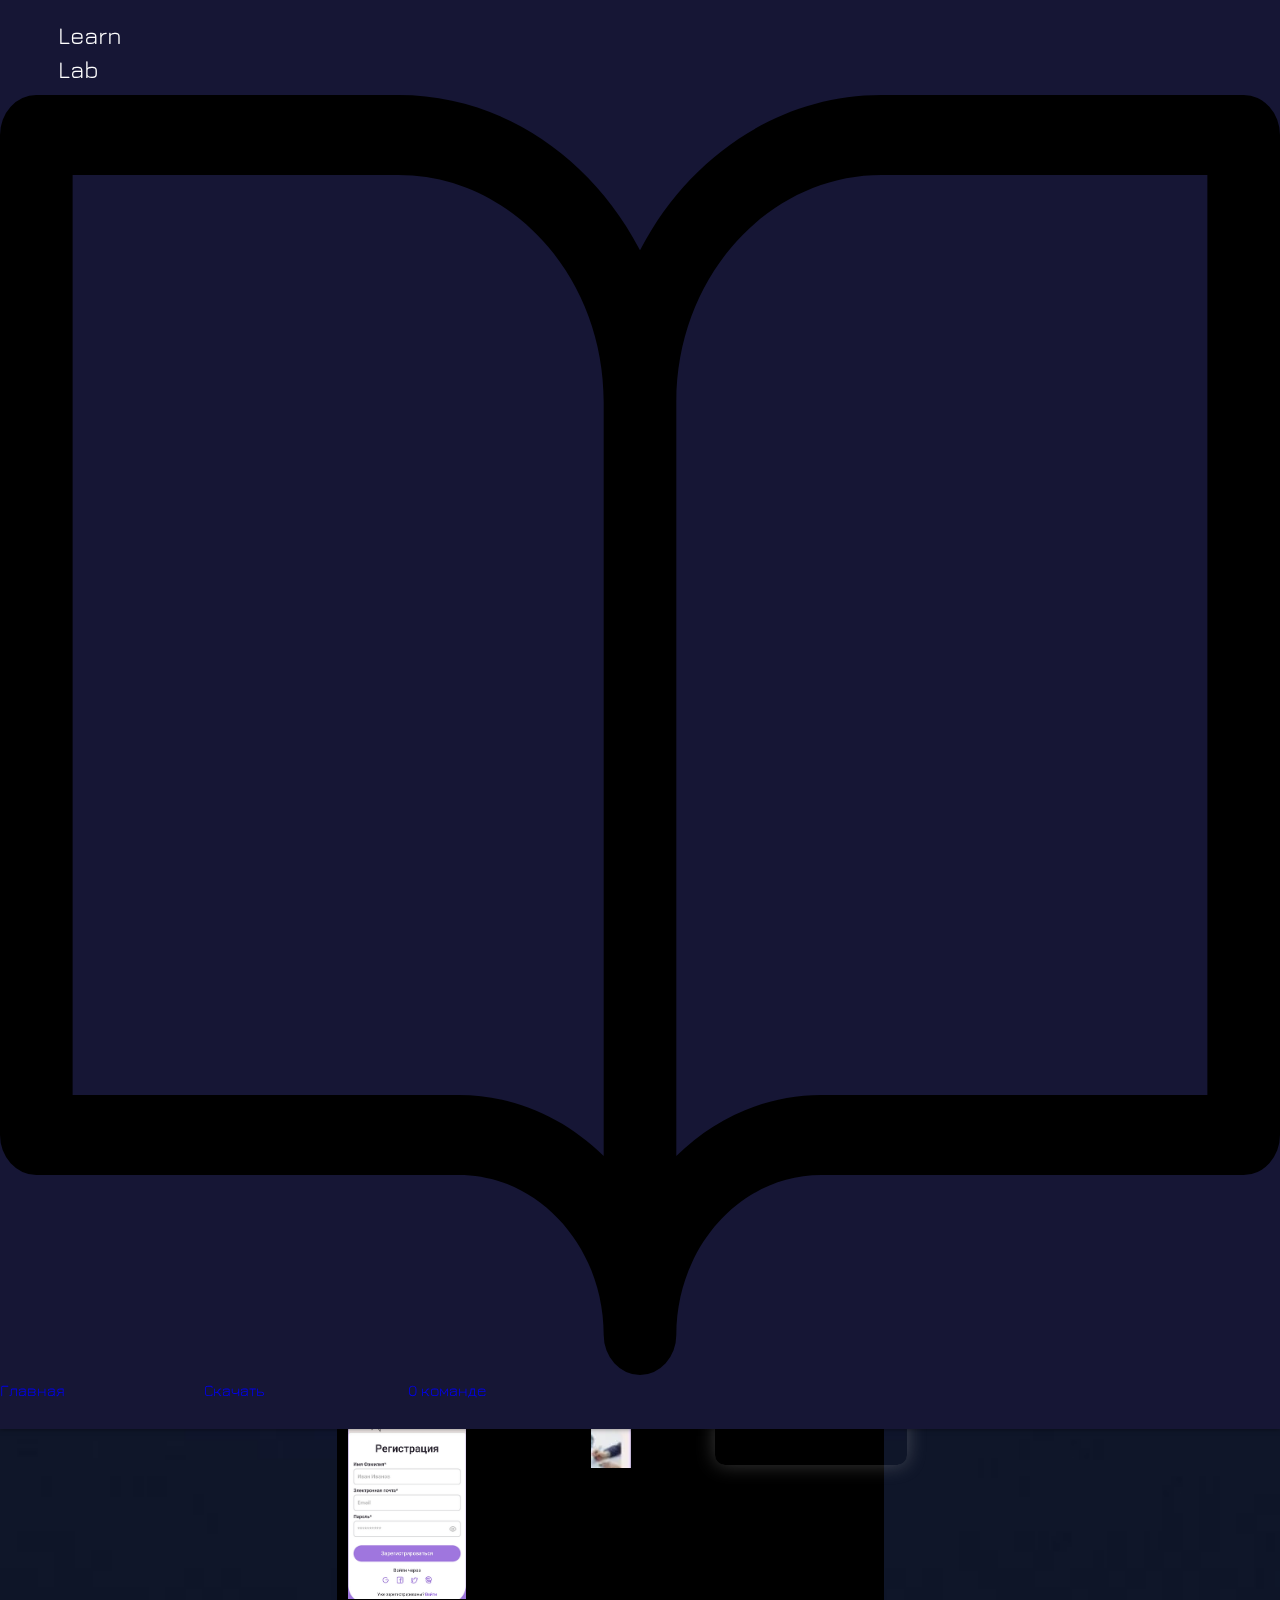
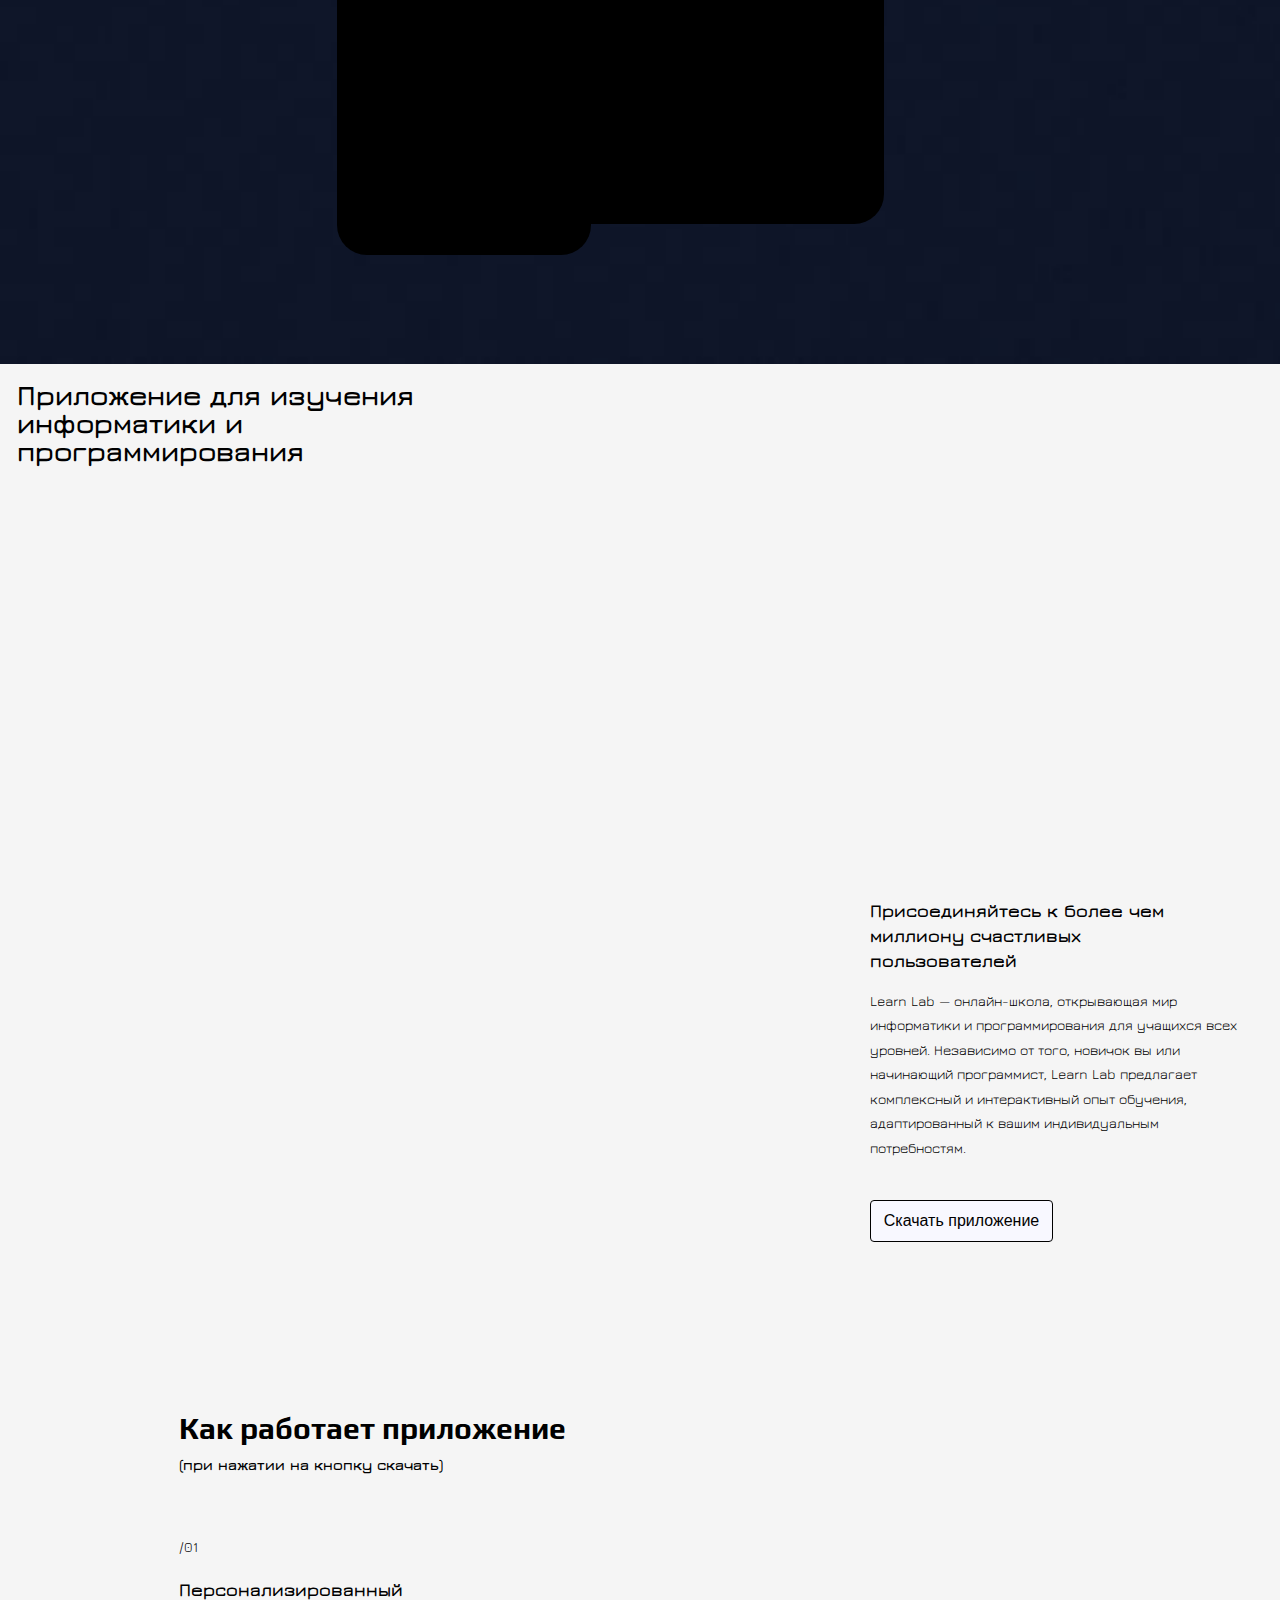
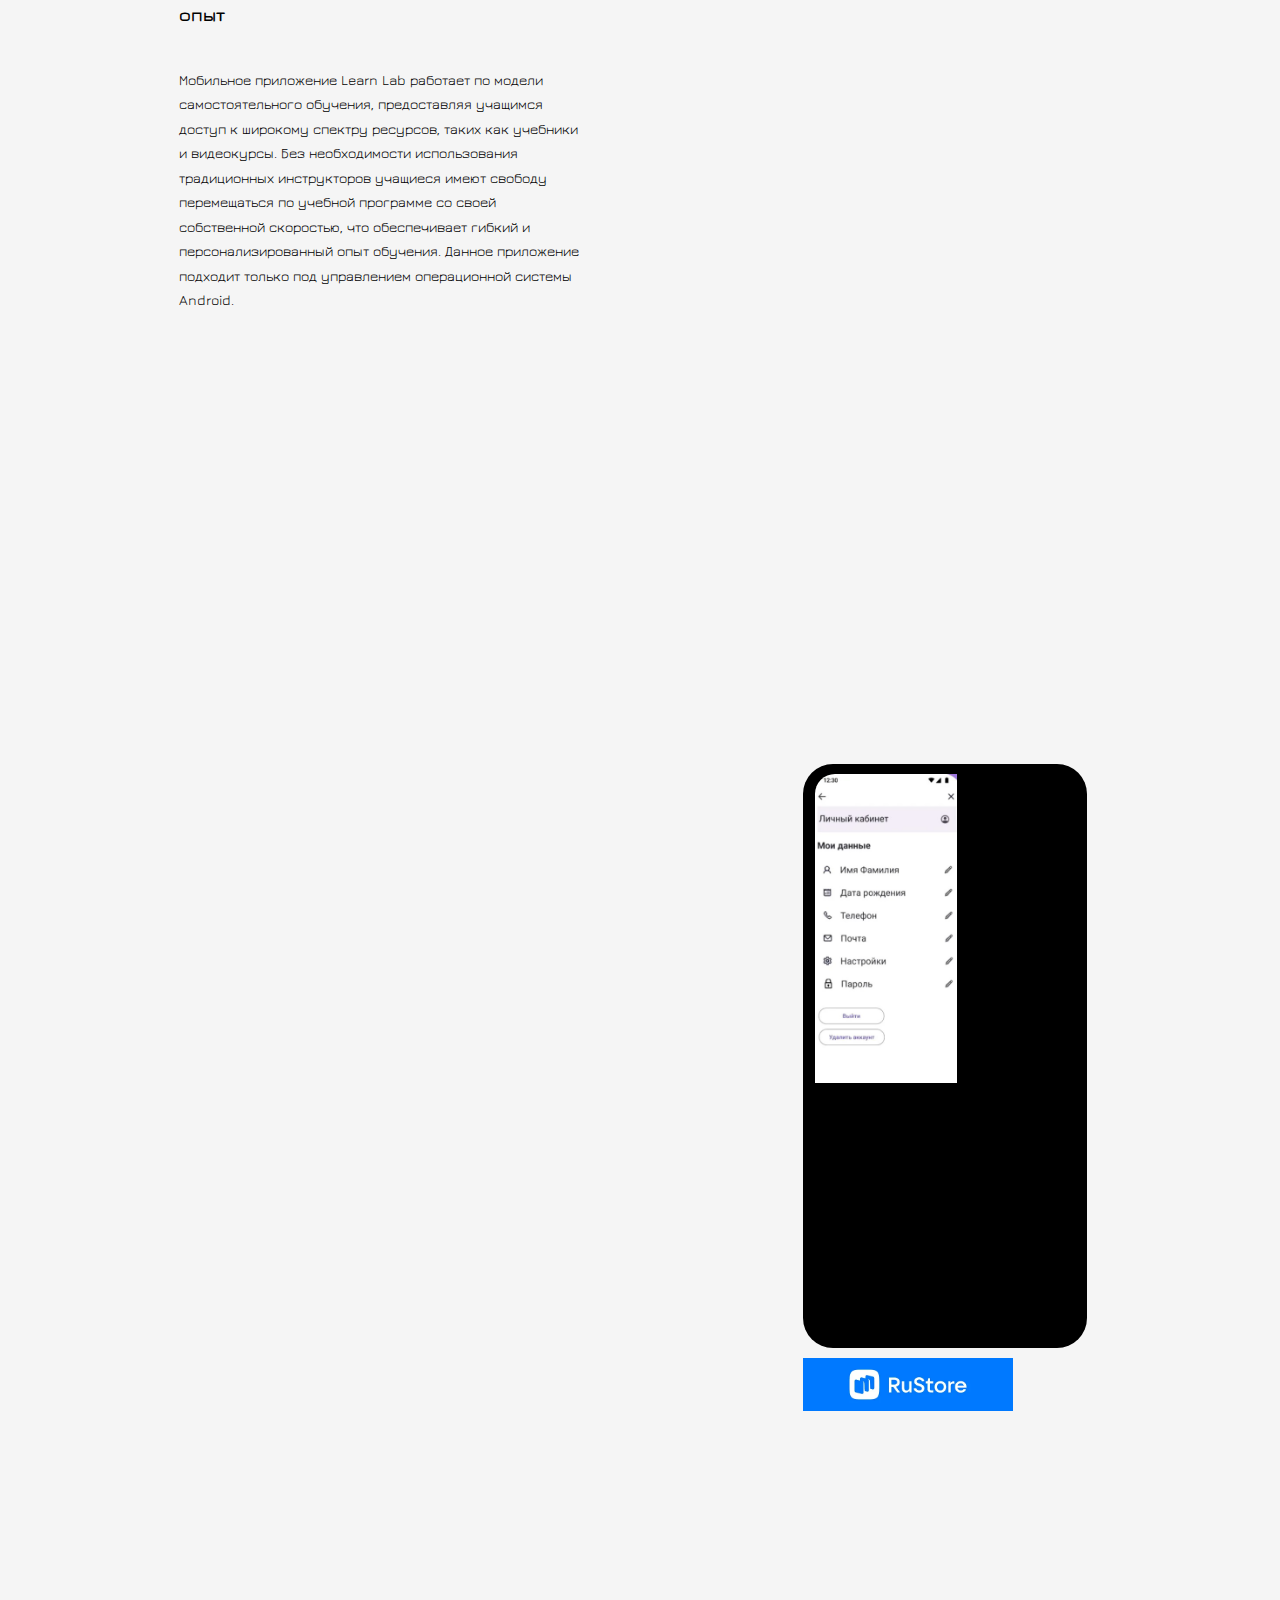
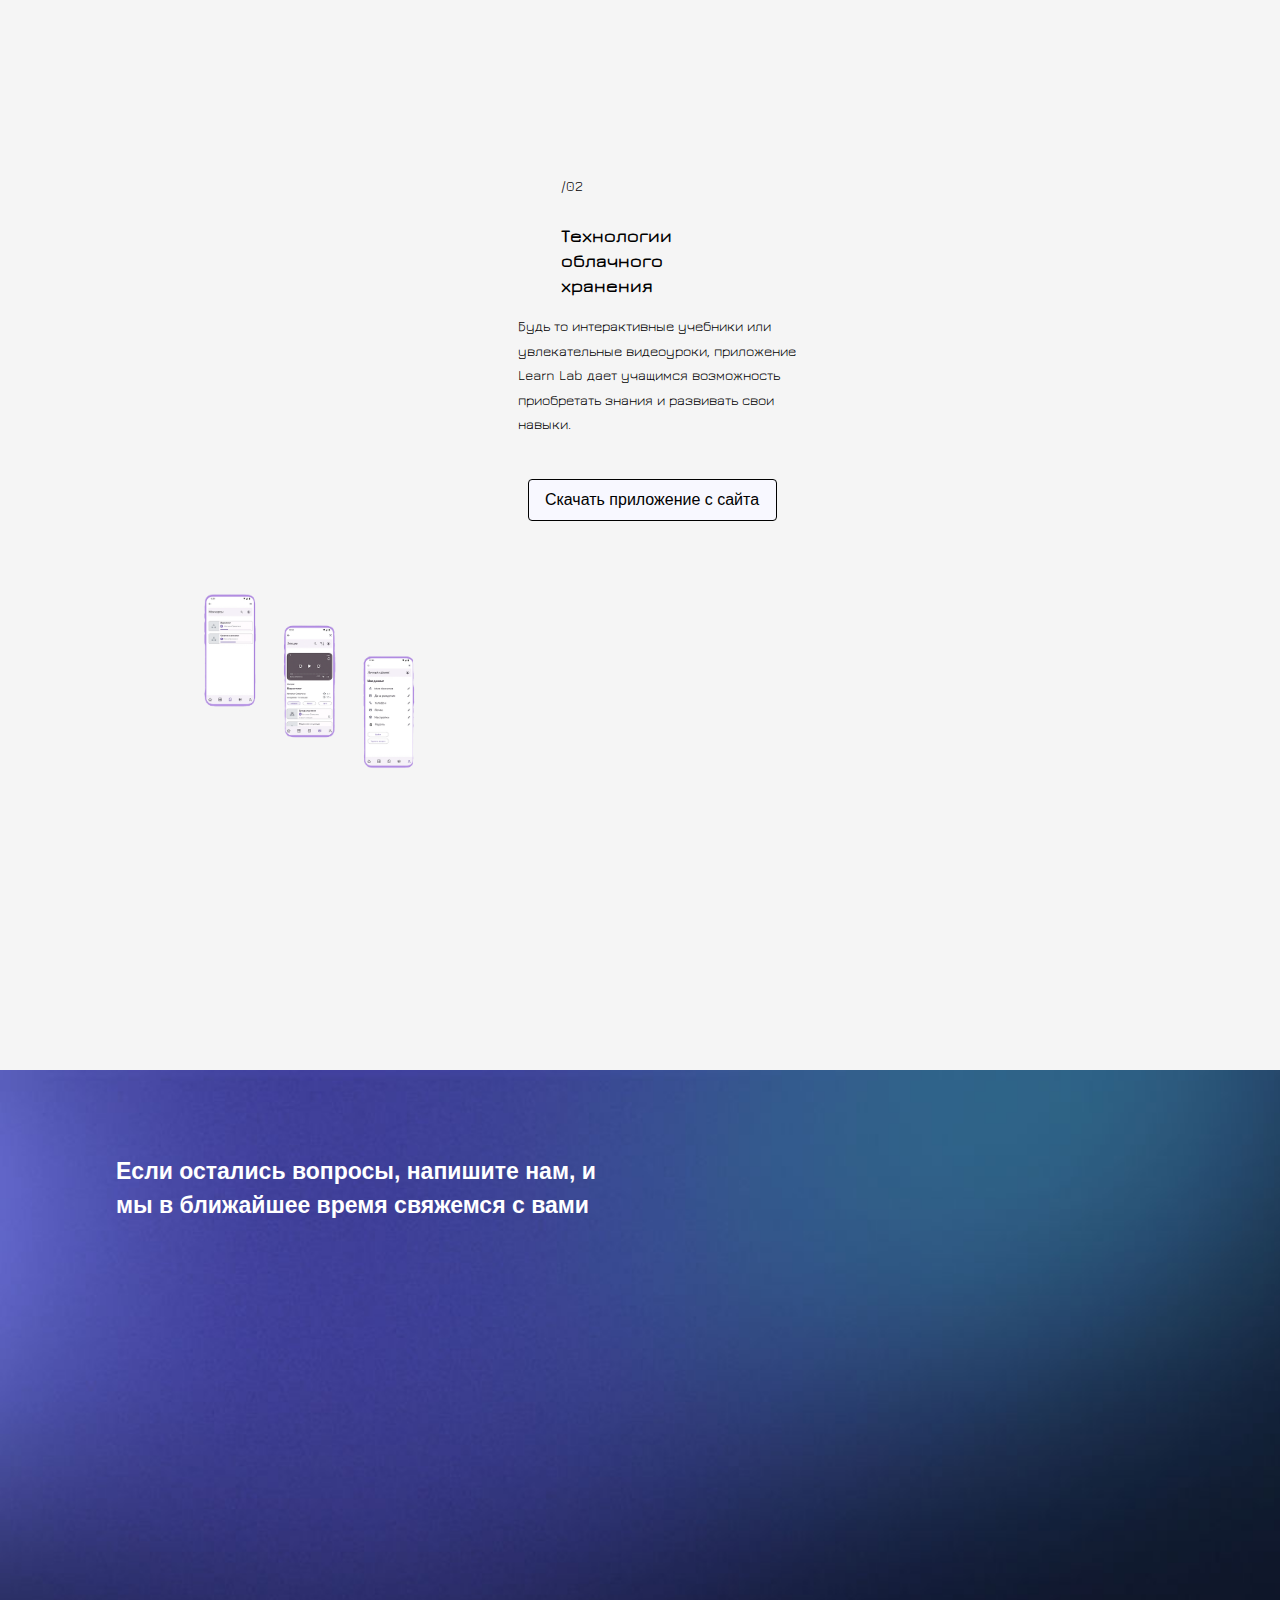
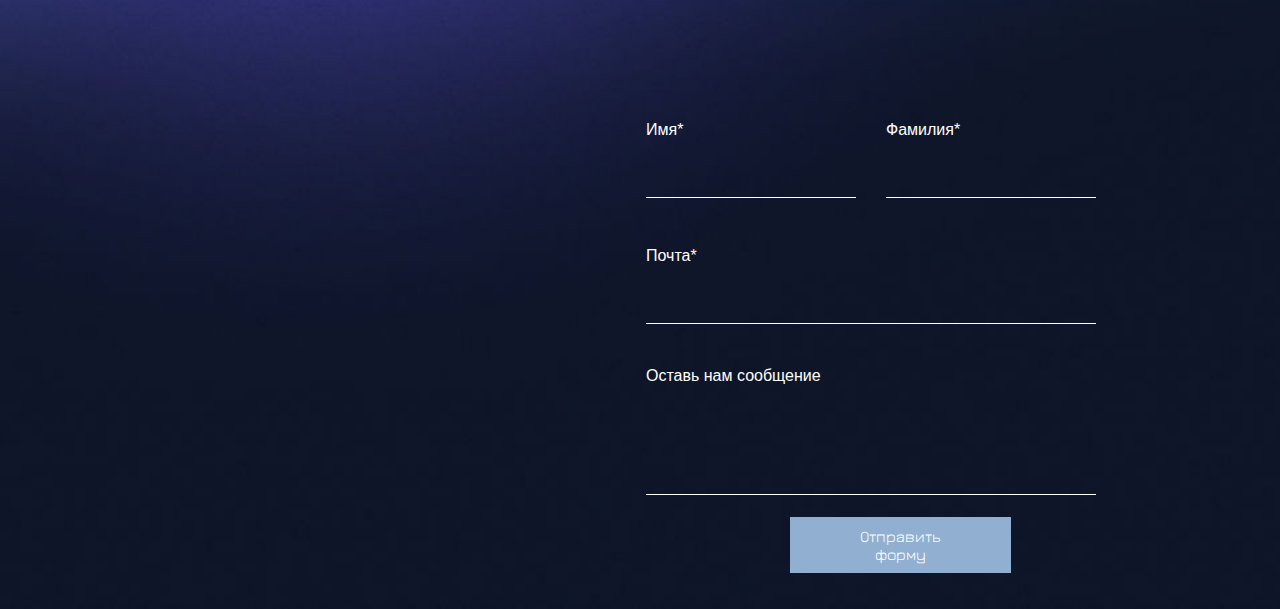
<file: project/index-mobile.html>
<!DOCTYPE html>
<html lang="en">

<head>
    <meta charset="utf-8">
    <meta name="viewport" content="width=320, user-scalable=0">
    <!-- <meta name="viewport" content="width=device-width, initial-scale=0" /> -->
    <title> Приложение </title>
    <script src="index-mobile.js" ></script>
    <!-- <link href="index.css" rel="stylesheet"> -->
    
    <script src="https://code.jquery.com/jquery-3.5.1.min.js" integrity="sha256-9/aliU8dGd2tb6OSsuzixeV4y/faTqgFtohetphbbj0=" crossorigin="anonymous"></script>
    <script src="js/jquery.maskedinput.js"></script>
    <script src="js/jquery.validate.min.js"></script>
    <script src="js/script.js"></script>
    
    
    <link rel="stylesheet" href="index-mobile.css">
    <link rel="preconnect" href="https://fonts.googleapis.com">
    <link rel="preconnect" href="https://fonts.gstatic.com" crossorigin>
    <link href="https://fonts.googleapis.com/css2?family=Jura:wght@400;700&family=Noto+Sans+Mono:wght@300&family=Noto+Serif+Georgian&family=Play:wght@400;700&display=swap" rel="stylesheet">
</head>
<body
class="device-mobile-optimized"
>
<!-- <div id="SITE-CONTAINER"> -->
    <div id="masterPage" class="wrap mesh-layout">
        <header id="SITE-HEADER-WRAPPER" class="SITE-HEADER-WRAPPER" tabindex="-1">
            <div id="SITE-HEADER" class="SITE-HEADER">
                <div class="header-container"></div>
                <div data-mesh-id="SITE-HEADER-gridContainer">
                    <div id="header-01-10">
                        <a href="index-mobile.html" target="_self" class="pics">
                            <div class="pics">
                                <svg preserveAspectRatio="none" data-bbox="29.5 36 141 128" viewBox="29.5 36 141 128" height="200" width="200" xmlns="http://www.w3.org/2000/svg" data-type="shape" role="presentation" aria-hidden="true">
                                    <g>
                                        <path
                                            d="M166.5 36h-39.9c-11.385 0-21.33 6.268-26.6 15.536C94.73 42.268 84.785 36 73.4 36H33.5a4 4 0 0 0-4 4v100a4 4 0 0 0 4 4h46.55c8.795 0 15.95 7.178 15.95 16a4 4 0 0 0 8 0c0-8.822 7.155-16 15.95-16h46.55a4 4 0 0 0 4-4V40a4 4 0 0 0-4-4zM96 142.111C91.762 138.312 86.17 136 80.05 136H37.5V44h35.9C85.862 44 96 54.168 96 66.667v75.444zM162.5 136h-42.55c-6.12 0-11.712 2.312-15.95 6.111V66.667C104 54.168 114.138 44 126.6 44h35.9v92z">
                                        </path>
                                    </g>
                                </svg>
                            </div>
                        </a>
                    </div>
                    <div id="header-01-11" class="fonts">
                        <p class="font_0" style="font-size:24px;">
                            <span style="font-size:24px;">
                                <span style="font-family:play,sans-serif;">
                                    <span class="color_36">
                                        <a href="index-mobile.html" target="_self">
                                                Learn Lab
                                        </a>
                                    </span>
                                </span>
                            </span>
                        </p>
                    </div>
                    <div id="header-03" role="button" aria-haspopup="dialog" aria-label="Open navigation menu" tabindex="0" class="menu-toggle">
                        <div class="menu-toggle-01">
                            <div class="menu-toggle-02">
                                <span class="menu-toggle-line"></span>
                                <span class="menu-toggle-line line-2"></span>
                                <span class="menu-toggle-line line-3"></span>
                            </div>
                        </div>
                    </div>
                </div>
                <div id="menu-container" class="menu-container" tabindex="0" data-undisplayed="true">
                    <div class="overlay-menu-container" 
                    style="visibility: inherit; opacity: 1;"
                    ></div>
                    <div id="menu-container-00" style="visibility: inherit;">
                        <div data-mesh-id="menu-container-00-gridContainer">
                            <nav id="menu-container-01" class="menu-container-01">
                                <ul class="menu-container-02">
                                    <li class="list-word" aria-current="page">
                                        <div class="menu-container-03">
                                            <span class="menu-container-04">
                                                <a href="index-mobile.html" class="link" target="_self" aria-haspopup="false">
                                                    Главная
                                                </a>
                                            </span>
                                        </div>
                                    </li>
                                    <li class="list-word">
                                        <div class="menu-container-03">
                                            <span class="menu-container-04">
                                                <a href="#app" class="link" target="_self" aria-haspopup="false">
                                                    Скачать
                                                </a>
                                            </span>
                                        </div>
                                    </li>
                                    <li class="list-word">
                                        <div class="menu-container-03">
                                            <span class="menu-container-04">
                                                <a href="#story" class="link" target="_self" aria-haspopup="false">
                                                    О команде
                                                </a>
                                            </span>
                                        </div>
                                    </li>
                                </ul>
                            </nav>
                        </div>
                    </div>
                </div>
            </div>
        </header>
        <main id="PAGES-CONTAINER" class="PAGES-CONTAINER" tabindex="-1" data-main-content="true">
            <div data-mesh-id="PAGES-CONTAINER-gridContainer">
                <a name="top"></a>
                <section id="intro" tabindex="-1" style="order: 1">
                    <div data-testid="columns" class="mobile"> 
                        <div id="intro-layer">
                            <div data-mesh-id="intro-00-gridContainer">
                                <section id="intro-00" class="mobileFlex">
                                    <div data-testid="columns" class="mobile">
                                        <div id="intro-01">
                                            <div data-mesh-id="intro-01-gridContainer">
                                                <div id="intro-01-10" class="fonts"  data-angle="0" data-angle-style-location="style" data-screen-in-hide="done" style="visibility: inherit;">
                                                    <h2 class="font_0;" style="font-size:25px;">
                                                        <span style="font-size:25px;">
                                                            <span  style="color: white" style="font-family:play,sans-serif;">
                                                                Давайте  программировать  будущее вместе
                                                            </span>
                                                        </span>
                                                    </h2>
                                                </div>
                                                <div id="intro-01-11" class="fonts" data-angle="0" data-angle-style-location="style" data-screen-in-hide="done" style="visibility: inherit;">
                                                                    <!-- <a href="" target="_blank" class="link">
                                                                        <img src="rustore-pic.png" alt=""
                                                                            style="width: 200px; height: 80px; margin-left:100px; object-fit: cover; object-position: 50% 50%;"
                                                                            width="200" height="105" fetchpriority="high">
                                                                    </a> -->
                                                    <p class="font_1" style="font-size:24px;">
                                                        <span style="font-family:jura,sans-serif;">
                                                            <span style="font-style:normal;">
                                                                <span style="font-weight:400;">
                                                                    <span style="font-size:16px;">
                                                                        <span class="color_36">
                                                                            Стремясь совершить революцию в онлайн-образовании, основатели Learn Lab создали передовое мобильное приложение, посвященное информатике и программированию. Благодаря тщательному планированию и постоянному развитию он превратился в ведущую платформу, предоставляющую учащимся во всем мире увлекательное и доступное образование.
                                                                        </span>
                                                                    </span>
                                                                </span>
                                                            </span>
                                                        </span>
                                                    </p>
                                                </div>
                                            </div>
                                        </div>
                                        <div id="intro-02">
                                            <div data-mesh-id="intro-02-gridContainer">
                                                <div id="intro-02-10" class="intro-pics">
                                                    <div class="intro-box"></div>
                                                    <div data-mesh-id="intro-02-10-gridContainer">
                                                        <div id="intro-02-20" class="intro-02-pic">
                                                            <div data-testid="linkElement"  class="intro-02-linkElement">
                                                                    <img src="img/intro-2-20-pic.png"  alt=""fetchpriority="high" style="width:223px;height:322px;object-fit:cover" width="223" height="322">
                                                            </div>
                                                        </div>
                                                        <div id="intro-02-21" class="intro-02-pic">
                                                            <div data-testid="linkElement"  class="intro-02-linkElement">
                                                                <img src="img/intro-2-21-pic.png"  alt=""fetchpriority="high" style="width:120px;height:76px;object-fit:cover" width="120" height="76">
                                                            </div>
                                                        </div>
                                                    </div>
                                                </div>
                                                <div id="intro-02-11" class="intro-pics">
                                                    <div class="intro-box"></div>
                                                    <div data-mesh-id="intro-02-10-gridContainer">
                                                        <div id="intro-02-22">
                                                            <div data-testid="linkElement"  class="intro-02-linkElement">
                                                                <img src="img/intro-2-22-pic.png"  alt=""fetchpriority="high" style="width:118px;height:256px;object-fit:cover" width="118" height="256">
                                                            </div>
                                                        </div>  
                                                    </div>
                                                </div>
                                            </div>
                                        </div>
                                    </div>
                                </section>
                            </div>
                        </div>
                    </div>
                </section>
                <section id="info" tabindex="-1" style="order: 2">
                    <div data-mesh-id="info-00-gridContainer">
                        <div id="info-blank"></div>
                        <section id="info-00" class="mobileFlex">
                            <div data-testid="columns" class="mobile">
                                <!-- <div id="info-00-01">
                                    <div data-mesh-id="info-00-gridContainer">
                                        <section id="info-00-02">
                                            <div data-testid="columns" class="mobile"> -->
                                                <div id="info-00-03">
                                                    <div data-mesh-id="info-01-gridContainer">
                                                        <div id="info-01" class="fonts" data-angle="0"
                                                            data-angle-style-location="style" data-screen-in-hide="done"
                                                            style="visibility: inherit;">
                                                            <h2 class="font_2"
                                                            style="font-size:28px;">
                                                                <span style="font-family:play,sans-serif;">
                                                                    <span style="font-size:28px;">
                                                                        Приложение для изучения информатики и
                                                                        программирования
                                                                    </span>
                                                                </span>
                                                            </h2>
                                                        </div>
                                                    </div>
                                                </div>
                                                <div id="info-00-03">
                                                    <div data-mesh-id="info-02-gridContainer">
                                                        <div id="info-02-10" class="fonts">
                                                            <p class="font_7" style="font-size:18px;">
                                                                <span style="font-weight:bold;">
                                                                    <span style="font-family:jura,sans-serif;">
                                                                        Присоединяйтесь к более чем миллиону счастливых
                                                                пользователей
                                                                    </span>
                                                                </span>
                                                            </p>
                                                        </div>
                                                        <div id="info-02-11" class="fonts" data-angle="0"
                                                            data-angle-style-location="style" data-screen-in-hide="done"
                                                            style="visibility: inherit;">
                                                            <p class="font_8"
                                                            style="font-size:14px;">
                                                                <span
                                                                style="font-family:jura,sans-serif;">
                                                                    Learn Lab — онлайн-школа, открывающая мир
                                                                    информатики и программирования для учащихся всех
                                                                    уровней. Независимо от того, новичок вы или
                                                                    начинающий программист, Learn Lab предлагает
                                                                    комплексный и интерактивный опыт обучения,
                                                                    адаптированный к вашим индивидуальным потребностям.
                                                                </span>
                                                            </p>
                                                        </div>
                                                        <div id="info-02-12">
                                                            <a href target="_blank" aria-disabled="false"
                                                                rel="noreferrer noopener" aria-disabled="false"
                                                                class="info-button">
                                                                <span class="info-link">
                                                                    Скачать приложение
                                                                </span>
                                                            </a>
                                                        </div>
                                                    </div>
                                                </div>

                                            <!-- </div>
                                        </section>
                                    </div>
                                </div> -->

                            </div>
                        </section>
                    </div>
                </section>
                <section id="app" tabindex="-1" style="order: 4">
                    <div data-mesh-id="app-00-gridContainer">
                        <section id="app-00-01" class="mobileFlex">
                            <div data-testid="columns" class="mobile">
                                <div data-mesh-id="columns-grid">
                                    <div data-testid="columns" class="mobile">
                                        <div id="app-01-10">
                                            <div data-mesh-id="app-01-10-gridContainer">
                                                <div id="app-01-11" class="fonts">
                                                    <h2 class="font_2" style="font-size:30px;">
                                                        <span style="font-family:play,sans-serif;">
                                                            Как работает приложение
                                                            <br>
                                                            <span style="font-size:15px;">
                                                                (при нажатии на кнопку скачать)
                                                            </span>
                                                        </span>
                                                    </h2>
                                                </div>
                                                <div id="app-01-12" class="fonts">
                                                    <p class="font_8" style="font-size:14px;">
                                                        /01
                                                    </p>
                                                </div>
                                                <div id="app-01-13" class="fonts">
                                                    <p class="font_7" style="font-size:18px;">
                                                        <span style="font-weight:bold;">
                                                            <span style="font-family:jura,sans-serif;">
                                                                Персонализированный опыт
                                                            </span>
                                                        </span>
                                                    </p>
                                                </div>
                                                <div id="app-01-14" class="fonts">
                                                    <p class="font_8" style="line-height:1.75em; font-size:14px;">
                                                        <span
                                                        style="font-family:jura,sans-serif;">
                                                            Мобильное приложение Learn Lab работает по модели самостоятельного обучения, предоставляя учащимся доступ к широкому спектру ресурсов, таких как учебники и видеокурсы. Без необходимости использования традиционных инструкторов учащиеся имеют свободу перемещаться по учебной программе со своей собственной скоростью, что обеспечивает гибкий и персонализированный опыт обучения. Данное приложение подходит только под управлением операционной системы Android. 
                                                        </span>
                                                    </p>
                                                </div>
                                            </div>
                                        </div>
                                        <div id="app-01-20">
                                            <div data-mesh-id="app-01-20-gridContainer">
                                                <div id="app-01-21" data-angle="0" data-angle-style-location="style"
                                                    data-screen-in-hide="done" style="visibility: inherit;" class="app-pics">
                                                    <div class="phone"></div>
                                                    <div data-mesh-id="app-01-22-gridContainer">
                                                        <div id="app-01-22">
                                                            <div data-testid="linkElement" class="phonePic-0">
                                                                <img src="img/phonePic-0.png" alt="phonePic-0.png" style="width: 142px; height: 309px; object-fit: cover; object-position: 50% 50%;" width="142" height="309" fetchpriority="high">
                                                            </div>
                                                        </div>
                                                    </div>
                                                </div>
                                                <div id="app-01-23">
                                                    <a href="" target="_blank" class="link app-01-23-linkElement">
                                                        <img src="img/rustore-pic1.png" alt=""
                                                        style="width: 210px; height: 53px; object-fit: cover; object-position: 50% 50%;" width="210" height="53" fetchpriority="high">
                                                    </a>
                                                </div>
                                            </div>
                                        </div>
                                    </div>
                                </div>
                            </div>
                        </section>
                        <section id="app-00-02" class="mobileFlex">
                            <div data-testid="columns" class="mobile">
                                <div id="app-02-20">
                                    <div data-mesh-id="app-02-20-gridContainer">
                                        <div id="app-02-21" class="fonts">
                                            <p class="font_8" style="font-size:14px;">
                                                /02
                                            </p>
                                        </div>
                                        <div id="app-02-22" class="fonts">
                                            <p class="font_7" style="line-height:1.4em; font-size:18px;">
                                                <span style="font-weight:bold;">
                                                    <span style="font-family:jura,sans-serif;">
                                                        Технологии облачного хранения
                                                    </span>
                                                </span>
                                            </p>
                                        </div>
                                        <div id="app-02-23" class="fonts">
                                            <p class="font_8" style="line-height:1.75em; font-size:14px;">
                                                <span
                                                style="font-family:jura,sans-serif;">
                                                    Будь то интерактивные учебники или увлекательные видеоуроки,
                                                    приложение Learn Lab дает учащимся возможность приобретать знания
                                                    и развивать свои навыки.
                                                </span>
                                            </p>
                                        </div>
                                        <div id="app-02-24">
                                            <a href target="_blank" aria-disabled="false" rel="noreferrer noopener" aria-disabled="false" class="info-button">
                                                <span class="info-link">
                                                    Скачать приложение с сайта
                                                </span>
                                            </a>
                                        </div>
                                    </div>
                                </div>
                                <div id="app-02-10">
                                    <div data-mesh-id="app-02-10-gridContainer">
                                        <div id="app-02-11">
                                            <div data-testid="linkElement" class="phonePic-1">
                                                <img src="img/phonePic-1.png" alt=""
                                                style="width: 280px; height: 199px; object-fit: cover; object-position: 50% 50%;" width="280" height="199" fetchpriority="high">
                                            </div>
                                        </div>
                                    </div>
                                </div>
                            </div>

                        </section>
                    </div>
                </section>
                <!-- <section id="story" tabindex="-1" style="order: 5">
                    <a name="story"></a>
                    <div data-mesh-id="story-00-gridContainer" style="color: aliceblue">
                        <section id="story-00" class="mobileFlex">
                            <div data-testid="columns" class="mobile">
                                <div id="story-00-01">
                                    <div data-mesh-id="story-00-gridContainer">
                                        <section id="story-00-02">
                                            <div data-testid="columns" class="mobile">
                                                <div id="story-00-03">
                                                    <div data-mesh-id="story-01-gridContainer">
                                                        <div id="story-01" class="fonts" data-angle="0"
                                                            data-angle-style-location="style" data-screen-in-hide="done"
                                                            style="visibility: inherit;">
                                                            <h2 class="font_9"
                                                                style="line-height:1.5em;font-size:41px;">
                                                                <span style="font-size:41px;">
                                                                    <span style="font-family:montserrat,sans-serif;">
                                                                        Наша история
                                                                    </span>
                                                                </span>
                                                            </h2>
                                                        </div>
                                                    </div>
                                                </div>
                                                <div id="story-01">
                                                    <div data-mesh-id="story-02-gridContainer">
                                                        <div id="story" class="fonts">
                                                            <p class="font_9" style="font-size:24px;">
                                                                Руководствуясь убеждением,<br> что любой может
                                                                развиваться
                                                            </p>
                                                        </div>
                                                        <div id="story-01-01" class="fonts">
                                                            <p style="line-height:1.75em; font-size:16px; ">
                                                                <span
                                                                    style="font-family:futura-lt-w01-light,futura-lt-w05-light,sans-serif;">
                                                                    Стремясь совершить революцию в онлайн-образовании,
                                                                    основатели Learn Lab создали передовое мобильное
                                                                    приложение, посвященное информатике и
                                                                    программированию. Благодаря тщательному планированию
                                                                    и постоянному развитию он превратился в ведущую
                                                                    платформу, предоставляющую учащимся во всем мире
                                                                    увлекательное и доступное образование.
                                                                </span>
                                                            </p>
                                                        </div>
                                                    </div>
                                                </div>
                                            </div>
                                        </section>
                                    </div>
                                </div>
                            </div>
                        </section>
                    </div>
                </section>
                <section id="rating" tabindex="-1" style="order: 6"><br><br><br></section> -->
            </div>
        </main>
        <footer id="SITE-FOOTER" tabindex="-1">
            <div data-mesh-id="SITE-FOOTER-gridContainer">
                <section id="contact" tabindex="-1" style="order: 7" class="mobileFlex">
                    <div data-testid="columns" class="mobile">
                        <div id="contact-layer">
                            <div data-mesh-id="contact-00-gridContainer" style="color: aliceblue">
                                <a name="bottom"></a>
                                <section id="contact-00" class="mobileFlex">
                                    <div data-testid="columns" class="mobile">
                                        <div data-mesh-id="columns-grid">
                                        <div data-testid="columns" class="mobile">
                                        <div id="contact-00-01">
                                            <div data-mesh-id="contact-01-gridContainer">
                                                <div id="contact-01" class="fonts" data-angle="0" data-angle-style-location="style" data-screen-in-hide="done" style="visibility: inherit;">
                                                    <p class="font_2" style="line-height:1.5em;font-size:23px;">
                                                        <span style="font-family:play,sans-serif;">
                                                            <span style="font-size:23px;font-family:montserrat,sans-serif;" class="color_36">
                                                                Если остались вопросы, напишите нам, и мы в ближайшее время свяжемся с вами
                                                            </span>
                                                        </span>
                                                    </p>
                                                </div>
                                            </div>
                                        </div>
                                        <div id="contact-00-02">
                                            <div data-mesh-id="contact-02-gridContainer">
                                                <div id="contact-02-00" class="fonts">
                                                    <div data-mesh-id="contact-02-gridContainer">
                                                        <form action = "sender.php" method = "post"  id="form">
                                                            <div data-mesh-id="formContent-gridContainer">
                                                                <div id="form-01" class="form-flex">
                                                                    <label for="input_form-01" class="textarea-form">Имя*</label>
                                                                        <div class="form_line">
                                                                            <input name="name" id="input_form-01" type="text" placeholder=" " required="" aria-required="true" maxlength="100" autocomplete="off" value="">
                                                                        </div>
                                                                </div>
                                                                <div id="form-02" class="form-flex">
                                                                    <label for="input_form-02" class="textarea-form">Фамилия*</label>
                                                                        <div class="form_line"><input name="surname" id="input_form-02" type="text" placeholder=" " required="" aria-required="true" maxlength="100" autocomplete="off" value="">
                                                                        </div>
                                                                </div>
                                                                <div id="form-03" class="form-flex">
                                                                    <label for="input_form-03" class="textarea-form">Почта*</label>
                                                                        <div class="form_line"><input name="email" id="input_form-03" type="email" placeholder=" " required="" aria-required="false" pattern="^.+@.+\.[a-zA-Z]{2,63}$" maxlength="250" value="">
                                                                        </div>
                                                                </div>
                                                                <div id="form-04" class="form-flex textarea-form-04">
                                                                    <label for="textarea_form-04" class="textarea-form">Оставь нам сообщение</label>
                                                                        <textarea name="text" id="textarea_form" placeholder=" " aria-required="false"
                                                                        class="textarea-form-04-02" placeholder=" "></textarea>
                                                                </div>
                                                                <div id="form-05">
                                                                            <button type="button" class="send-form" style = "background-color: #91afd1; color: white; padding: 10px 70px; text-align: center; font-size: 16px;">Отправить форму</button>
                                                                </div>
                                                            </div>
                                                        </form>
                                                    </div>
                                                </div>
                                            </div>
                                        </div>
                                    </div>
                                    </div>
                                    </div>
                                </section>
                            </div>
                        </div>
                    </div>
                </section>
                <section id="footer">
                    <div data-testid="columns" class="mobile">
                        <div id="footer-00">
                            <div data-mesh-id="footer-01">
                                <div id="footer-01-10">
                                    <a href="index-mobile.html" target="_self" class="pics">
                                        <div class="pics">
                                            <svg preserveAspectRatio="none" data-bbox="29.5 36 141 128"
                                                viewBox="29.5 36 141 128" height="200" width="200"
                                                xmlns="http://www.w3.org/2000/svg" data-type="shape" role="presentation"
                                                aria-hidden="true">
                                                <g>
                                                    <path
                                                        d="M166.5 36h-39.9c-11.385 0-21.33 6.268-26.6 15.536C94.73 42.268 84.785 36 73.4 36H33.5a4 4 0 0 0-4 4v100a4 4 0 0 0 4 4h46.55c8.795 0 15.95 7.178 15.95 16a4 4 0 0 0 8 0c0-8.822 7.155-16 15.95-16h46.55a4 4 0 0 0 4-4V40a4 4 0 0 0-4-4zM96 142.111C91.762 138.312 86.17 136 80.05 136H37.5V44h35.9C85.862 44 96 54.168 96 66.667v75.444zM162.5 136h-42.55c-6.12 0-11.712 2.312-15.95 6.111V66.667C104 54.168 114.138 44 126.6 44h35.9v92z">
                                                    </path>
                                                </g>
                                            </svg>
                                        </div>
                                    </a>
                                </div>
                                <div id="footer-01-11" class="fonts">
                                    <p class="font_0" style="font-size:20px;">
                                        <span style="font-size:20px;">
                                            <span style="font-family:play,sans-serif;">
                                                <span class="color_45">
                                                    <a href="index-mobile.html" target="_self">
                                                        Learn Lab
                                                    </a>
                                                </span>
                                            </span>
                                        </span>
                                    </p>
                                </div>
                                <div id="footer-01-12" class="fonts">
                                    <p class="font_8" style="line-height:1.75em; font-size:16px;">
                                        <span
                                            style="font-family:georgia,palatino,book antiqua,palatino linotype,serif;">
                                            Тел: 123-456-7890
                                        </span>
                                    </p>
                                </div>
                                <div id="footer-01-13" class="fonts">
                                    <p class="font_8" style="line-height:1.9em; font-size:16px;">
                                        <span
                                            style="font-family:georgia,palatino,book antiqua,palatino linotype,serif;">
                                            <span style="letter-spacing:0.02em;">
                                                info@mysite.com 
                                            </span>
                                        </span>
                                    </p>
                                </div>
                                <div id="footer-01-14" class="fonts">
                                    <p class="font_8" style="line-height:1.75em; font-size:16px;">
                                        <span
                                            style="font-family:georgia,palatino,book antiqua,palatino linotype,serif;">
                                            Почта:
                                            <a data-auto-recognition="true" href="mailto:info@mysite.com">
                                                ул. Пушкина д. Колотушкина к.2 г.Москва
                                            </a>
                                        </span>
                                    </p>
                                </div>
                            </div>
                        </div>
                        <div id="footer-00">
                            <div data-mesh-id="footer-02">
                                <div id="footer-02-10">
                                    <a href="" target="_blank" class="link">
                                        <img src="img/rustore-pic.png" alt=""
                                        style="width: 100px; height: 30px; object-fit: cover; object-position: 50% 50%;" width="100" height="30" fetchpriority="high">
                                    </a>
                                </div>
                                <div id="footer-02-11" class="fonts">
                                    <p class="font_8" style="line-height:1.75em; font-size:13px; font-weight: 400;">
                                        © 2024 by Learn Lab.
                                    </p>
                                </div>
                            </div>
                        </div>
                    </div>
                </section>
            </div>
        </footer>
    </div>
<!-- </div> -->
</body>

</html>
</file>
<file: project/index.css>
@import url("https://fonts.googleapis.com/css2?family=Jura:wght@400;700&family=Noto+Sans+Mono:wght@300&family=Noto+Serif+Georgian&family=Play:wght@400;700&display=swap");
@import url("https://fonts.googleapis.com/css2?family=Poppins:wght@300;400;500;600&display=swap");
@import url("https://fonts.googleapis.com/css2?family=Jura:wght@300&display=swap");
@import url("https://fonts.googleapis.com/css2?family=Play:wght@400;700&display=swap");
@import url("//hello.myfonts.net/count/3050e0");

* {
  margin: 0;
  padding: 0;
  box-sizing: border-box;
  font-family: "Jura", sans-serif;
}

/* any  */
html {
  scroll-behavior: smooth;
}
@supports (overflow: clip) {
  body.device-mobile-optimized #site-root {
    overflow-x: clip;
    overflow-y: clip;
  }
}

.not-scrollable {
  overflow: hidden !important;
}

body.device-mobile-optimized:not(.responsive):not(.blockSiteScrolling)
  #SITE_CONTAINER {
  margin-top: 0;
}

body.device-mobile-optimized:not(.responsive) #SITE_CONTAINER {
  margin-left: auto;
  margin-right: auto;
  overflow-x: visible;
  position: relative;
  width: 320px;
}

body.device-mobile-optimized > * {
  max-width: 100% !important;
}

:host(:not(.device-mobile-optimized)) .mobileFlex,
body:not(.device-mobile-optimized) .mobileFlex {
  --display: flex;
  display: var(--display);
}

:host(:not(.device-mobile-optimized)) .mobile > *,
body:not(.device-mobile-optimized) .mobile > * {
  flex: var(--column-flex) 1 0%;
  left: 0;
  margin-bottom: var(--padding);
  margin-top: var(--padding);
  min-width: 0;
  position: relative;
  top: 0;
}

:host(:not(.device-mobile-optimized)) .mobile,
body:not(.device-mobile-optimized) .mobile {
  column-gap: var(--margin);
  display: flex;
  flex-direction: var(--items-direction);
  margin: 0 auto;
  position: relative;
  width: calc(100% - var(--padding) * 2);
}

:root,
:host,
.spxThemeOverride {
  --color_0: 255, 255, 255;
  --color_1: 255, 255, 255;
  --color_2: 0, 0, 0;
  --color_3: 237, 28, 36;
  --color_4: 0, 136, 203;
  --color_5: 255, 203, 5;
  --color_6: 114, 114, 114;
  --color_7: 176, 176, 176;
  --color_8: 255, 255, 255;
  --color_9: 114, 114, 114;
  --color_10: 176, 176, 176;
  --color_11: 255, 255, 255;
  --color_12: 232, 230, 230;
  --color_13: 199, 199, 199;
  --color_14: 0, 0, 0;
  --color_15: 0, 0, 0;
  --color_16: 179, 218, 222;
  --color_17: 134, 183, 188;
  --color_18: 58, 128, 136;
  --color_19: 35, 77, 81;
  --color_20: 22, 49, 52;
  --color_21: 179, 179, 223;
  --color_22: 135, 134, 190;
  --color_23: 66, 65, 158;
  --color_24: 44, 43, 105;
  --color_25: 22, 22, 53;
  --color_26: 227, 190, 170;
  --color_27: 198, 156, 132;
  --color_28: 170, 115, 85;
  --color_29: 142, 50, 0;
  --color_30: 71, 25, 0;
  --color_31: 222, 177, 188;
  --color_32: 189, 131, 145;
  --color_33: 156, 61, 84;
  --color_34: 104, 41, 56;
  --color_35: 52, 20, 28;
  --color_36: 255, 255, 255;
  --color_37: 0, 0, 0;
  --color_38: 232, 230, 230;
  --color_39: 199, 199, 199;
  --color_40: 89, 89, 89;
  --color_41: 58, 128, 136;
  --color_42: 22, 22, 53;
  --color_43: 44, 43, 105;
  --color_44: 179, 218, 222;
  --color_45: 0, 0, 0;
  --color_46: 0, 0, 0;
  --color_47: 89, 89, 89;
  --color_48: 58, 128, 136;
  --color_49: 58, 128, 136;
  --color_50: 255, 255, 255;
  --color_51: 255, 255, 255;
  --color_52: 58, 128, 136;
  --color_53: 58, 128, 136;
  --color_54: 199, 199, 199;
  --color_55: 199, 199, 199;
  --color_56: 255, 255, 255;
  --color_57: 255, 255, 255;
  --color_58: 58, 128, 136;
  --color_59: 58, 128, 136;
  --color_60: 58, 128, 136;
  --color_61: 58, 128, 136;
  --color_62: 255, 255, 255;
  --color_63: 255, 255, 255;
  --color_64: 199, 199, 199;
  --color_65: 199, 199, 199;
  --color_66: 255, 255, 255;
  --font_0: normal normal normal 60px/1.2em Jura, sans-serif;
  --font_1: normal normal normal 16px / 1.4em din-next-w01-light,
    din-next-w02-light, din-next-w10-light, sans-serif;
  --font_2: bold bold bold 48px/1.4em Jura Bold 700, sans-serif;
  --font_3: normal normal normal 42px/1.4em futura-lt-w01-book,
    futura-lt-w05-book, sans-serif;
  --font_4: normal normal normal 32px/1.4em futura-lt-w01-book,
    futura-lt-w05-book, sans-serif;
  --font_7: normal normal normal 24px / 1.4em futura-lt-w01-light,
    futura-lt-w05-light, sans-serif;
  --font_8: normal normal normal 16px/1.75em futura-lt-w01-light,
    futura-lt-w05-light, sans-serif;
  --site-width: 980px;
  --above-all-z-index: 100000;
  --portals-z-index: 100001;
  -webkit-font-smoothing: antialiased;
  -moz-osx-font-smoothing: grayscale;
  --minViewportSize: 320;
  --maxViewportSize: 1920;
  --theme-spx-ratio: 1px;
}

.color_1 {
  color: rgb(var(--color_1));
}
.color_2 {
  color: rgb(var(--color_2));
}
.color_3 {
  color: rgb(var(--color_3));
}
.color_4 {
  color: rgb(var(--color_4));
}
.color_5 {
  color: rgb(var(--color_5));
}
.color_6 {
  color: rgb(var(--color_6));
}
.color_7 {
  color: rgb(var(--color_7));
}
.color_8 {
  color: rgb(var(--color_8));
}
.color_9 {
  color: rgb(var(--color_9));
}
.color_10 {
  color: rgb(var(--color_10));
}
.color_11 {
  color: rgb(var(--color_11));
}
.color_12 {
  color: rgb(var(--color_12));
}
.color_13 {
  color: rgb(var(--color_13));
}
.color_14 {
  color: rgb(var(--color_14));
}
.color_15 {
  color: rgb(var(--color_15));
}
.color_16 {
  color: rgb(var(--color_16));
}
.color_17 {
  color: rgb(var(--color_17));
}
.color_18 {
  color: rgb(var(--color_18));
}
.color_19 {
  color: rgb(var(--color_19));
}
.color_20 {
  color: rgb(var(--color_20));
}
.color_21 {
  color: rgb(var(--color_21));
}
.color_22 {
  color: rgb(var(--color_22));
}
.color_23 {
  color: rgb(var(--color_23));
}
.color_24 {
  color: rgb(var(--color_24));
}
.color_25 {
  color: rgb(var(--color_25));
}
.color_26 {
  color: rgb(var(--color_26));
}
.color_27 {
  color: rgb(var(--color_27));
}
.color_28 {
  color: rgb(var(--color_28));
}
.color_29 {
  color: rgb(var(--color_29));
}
.color_30 {
  color: rgb(var(--color_30));
}
.color_31 {
  color: rgb(var(--color_31));
}
.color_32 {
  color: rgb(var(--color_32));
}
.color_33 {
  color: rgb(var(--color_33));
}
.color_34 {
  color: rgb(var(--color_34));
}
.color_35 {
  color: rgb(var(--color_35));
}
.color_36 {
  color: rgb(var(--color_36));
}
.color_37 {
  color: rgb(var(--color_37));
}
.color_38 {
  color: rgb(var(--color_38));
}
.color_39 {
  color: rgb(var(--color_39));
}
.color_40 {
  color: rgb(var(--color_40));
}
.color_41 {
  color: rgb(var(--color_41));
}
.color_42 {
  color: rgb(var(--color_42));
}
.color_43 {
  color: rgb(var(--color_43));
}
.color_44 {
  color: rgb(var(--color_44));
}
.color_45 {
  color: rgb(var(--color_45));
}
.color_46 {
  color: rgb(var(--color_46));
}
.color_47 {
  color: rgb(var(--color_47));
}
.color_48 {
  color: rgb(var(--color_48));
}
.color_49 {
  color: rgb(var(--color_49));
}
.color_50 {
  color: rgb(var(--color_50));
}
.color_51 {
  color: rgb(var(--color_51));
}
.color_52 {
  color: rgb(var(--color_52));
}
.color_53 {
  color: rgb(var(--color_53));
}
.color_54 {
  color: rgb(var(--color_54));
}
.color_55 {
  color: rgb(var(--color_55));
}
.color_56 {
  color: rgb(var(--color_56));
}
.color_57 {
  color: rgb(var(--color_57));
}
.color_58 {
  color: rgb(var(--color_58));
}
.color_59 {
  color: rgb(var(--color_59));
}
.color_60 {
  color: rgb(var(--color_60));
}
.color_61 {
  color: rgb(var(--color_61));
}
.color_62 {
  color: rgb(var(--color_62));
}
.color_63 {
  color: rgb(var(--color_63));
}
.color_64 {
  color: rgb(var(--color_64));
}
.color_65 {
  color: rgb(var(--color_65));
}
.color_66 {
  color: rgb(var(--color_66));
}

body {
  margin: inherit;
  font-family: "Archivo", sans-serif;
  font-size: 18px;
  overflow-x: hidden;
  --scrollbar-width: 0px;
  background: transparent;
  border: 0;
  margin: 0;
  outline: 0;
  padding: 0;
  vertical-align: baseline;
}

h1 {
  text-align: justify;
}

ul {
  list-style: none;
}

a {
  cursor: pointer;
  text-decoration: none;
}

#story,
#top,
#app-scroll {
  scroll-behavior: smooth;
}

table,
td {
  width: calc(100% - 190px - 190px);
  padding: 20px;
  margin: 20px;
}

textarea {
  box-sizing: border-box;
  font-family: Helvetica, Arial, sans-serif;
}

form {
  display: block;
}

a,
abbr,
acronym,
address,
applet,
b,
big,
blockquote,
button,
caption,
center,
cite,
code,
dd,
del,
dfn,
div,
dl,
dt,
em,
fieldset,
font,
footer,
form,
h1,
h2,
h3,
h4,
h5,
h6,
header,
i,
iframe,
img,
ins,
kbd,
label,
legend,
li,
nav,
object,
ol,
p,
pre,
q,
s,
samp,
section,
small,
span,
strike,
strong,
sub,
sup,
table,
tbody,
td,
tfoot,
th,
thead,
title,
tr,
tt,
u,
ul,
var {
  background: transparent;
  border: 0;
  margin: 0;
  outline: 0;
  padding: 0;
  vertical-align: baseline;
}

/* IDs */

#masterPage,
#SITE-HEADER,
#PAGES-CONTAINER,
#SITE-FOOTER {
  left: 0;
  margin-left: 0;
  width: 100%;
  min-width: 0;
}

#masterPage {
  --pinned-layers-in-page: 0;
}

#SITE-HEADER {
  position: fixed;
  z-index: 50;
  --above-all-in-container: 10000;
  --shc-mutated-brightness: 11, 11, 27;
  top: 0;
}

#SITE-HEADER {
  --bg: var(--color_42);
  --brwt: 0px;
  --brd: var(--color_37);
  --brwb: 0px;
  --shd: 0px 0px 5px 0px rgba(0, 0, 0, 0.5);
  --bg-scrl: var(--color_42);
  --brwt-scrl: 0px;
  --brd-scrl: var(--color_37);
  --brwb-scrl: 0px;
  --shd-scrl: 0px 0px 5px 0px rgba(0, 0, 0, 0.5);
  --alpha-brd: 1;
  --alpha-bg: 1;
  --alpha-brd-scrl: 1;
  --alpha-bg-scrl: 1;
}

/* :target:before {
  content: "";
  display: block;
  height: 50px; 
  margin: -20px 0 0; 
} */

#PAGES-CONTAINER {
  top: 108.8px;
  --pinned-layer-in-container: 51;
  --above-all-in-container: 49;
  background-color: #f5f5f5;
  z-index: 49;
}

#SITE-FOOTER {
  --pinned-layer-in-container: 52;
  --above-all-in-container: 49;
  top: 20px;
  background: ghostwhite;
}

/* header IDs */

#header-logo {
  width: 66px;
  height: 61px;
}

#header-logo img {
  width: 66px;
  height: 61px;
  object-fit: cover;
}

#header-01 {
  --bg-overlay-color: transparent;
  --bg-gradient: none;
  width: 100%;
  --column-width: 323px;
  --column-flex: 323;
  overflow: visible;
}

#header-02 {
  --bg-overlay-color: rgb(var(--color_42));
  --bg-gradient: none;
  width: 100%;
  --column-width: 657px;
  --column-flex: 657;
  overflow: visible;
}

#header-03 {
  display: none;
}

#header-01-11 {
  width: 89px;
  height: auto;
}

#header-01-11 p {
  font-size: 21px;
  margin: 0;
  padding: 0;
  color: ghostwhite;
}

#menu {
  --menuTotalBordersY: 0px;
  --menuTotalBordersX: 0px;
  width: 614px;
  height: 50px;
  --bgDrop: var(--color_25);
  --rd: 0px;
  --shd: none;
  --fnt: var(--font_8);
  --pad: 5px;
  --txt: var(--color_11);
  --trans: color 0.4s ease 0s;
  --txth: var(--color_16);
  --txts: var(--color_16);
  --alpha-txth: 1;
  --alpha-txts: 1;
  --alpha-bgDrop: 1;
  --boxShadowToggleOn-shd: none;
  --alpha-txt: 1;
}

#menu-dropdown {
  margin-top: 7px;
  visibility: hidden;
  position: absolute;
  display: block;
  opacity: 1;
  z-index: 99999;
}

#menu-dropdown-ul {
  display: inherit;
  overflow: visible;
  visibility: inherit;
  white-space: nowrap;
  width: auto;
  background-color: rgba(
    var(--bgDrop, var(--color_11)),
    var(--alpha-bgDrop, 1)
  );
  border-radius: var(--rd, 0);
  box-shadow: var(--shd, 0 1px 4px rgba(0, 0, 0, 0.6));
}

/* Mixed IDs */

#header-00,
#footer,
#contact,
#contact-00,
#info-00,
#info-00-02,
#intro-00,
#app-00-01,
#app-00-02 {
  --bg-overlay-color: transparent;
  --bg-gradient: none;
  --padding: 0px;
  --margin: 0px;
  min-width: 980px;
  --firstChildMarginTop: -1px;
  --lastChildMarginBottom: -1px;
  --items-direction: row;
  left: 0;
  margin-left: 0;
  width: 100%;
}

#info-00,
#info-00-02,
#app-00-01,
#app-00-02 {
  min-height: 500px;
}

#intro,
#info,
#app,
#story,
#rating {
  --bg-overlay-color: transparent;
  --bg-gradient: none;
  min-width: 980px;
  left: 0;
  margin-left: 0;
  width: 100%;
}

#info-00-02,
#intro-00-02,
#story-00-02,
#app-00-01,
#app-00-02 {
  margin-left: auto;
  margin-right: auto;
  width: calc(100% - 190px - 190px);
  min-width: 980px;
}

#intro-02-20,
#intro-02-21,
#intro-02-22,
#app-01-22,
#app-01-23,
#app-02-11,
#footer-02-10 {
  --contentPaddingLeft: 0px;
  --contentPaddingRight: 0px;
  --contentPaddingTop: 0px;
  --contentPaddingBottom: 0px;
}

#story-00,
#contact-layer,
#intro-layer {
  justify-items: center;
  background-image: url("img/background.jpg");
  width: 100%;
  -webkit-background-size: cover;
  -moz-background-size: cover;
  -o-background-size: cover;
  background-size: cover;
}

.story {
  padding: 100px 30px;
  background: linear-gradient(to bottom right, #b2b2de, #4847a1);
  margin-bottom: -20px;
}
#info-02-12,
#form-05,
#app-02-24 {
  --rd: 4px 4px 4px 4px;
  --trans1: border-color 0.4s ease 0s, background-color 0.4s ease 0s;
  --shd: none;
  --fnt: var(--font_8);
  --trans2: color 0.4s ease 0s;
  --txt: var(--color_37);
  --brw: 1px;
  --bg: var(--color_36);
  --brd: var(--color_37);
  --bgh: var(--color_60);
  --brdh: var(--color_37);
  --txth: var(--color_62);
  --bgd: 204, 204, 204;
  --alpha-bgd: 1;
  --brdd: 204, 204, 204;
  --alpha-brdd: 1;
  --txtd: 255, 255, 255;
  --alpha-txtd: 1;
  --alpha-txth: 1;
  --alpha-brdh: 0;
  --alpha-brd: 1;
  --alpha-bg: 1;
  --alpha-bgh: 1;
  --boxShadowToggleOn-shd: none;
  --alpha-txt: 1;
}

#info-02-12,
#form-05,
#app-02-24 {
  --shc-mutated-brightness: 128, 128, 128;
  --fnt: normal normal normal 16px/1.75em futura-lt-w01-light,
    futura-lt-w05-light, sans-serif;
  --label-align: center;
  --label-text-align: center;
}

#app-00,
#contact-00 {
  margin-left: auto;
  margin-right: auto;
  width: calc(100% - 190px - 190px);
}

#app-01,
#info-00-01,
#intro-00-01 {
  --bg-overlay-color: transparent;
  --bg-gradient: none;
  width: 100%;
  --column-width: 980px;
  --column-flex: 980;
}

#app-01-10,
#app-01-20,
#contact-00-01,
#contact-00-02,
#footer-00 {
  --bg-overlay-color: transparent;
  --bg-gradient: none;
  width: 100%;
  --column-width: 490px;
  --column-flex: 490;
}

/* pages section IDs */
/* Intro IDs */

#intro-01,
#intro-02 {
  --bg-overlay-color: transparent;
  --bg-gradient: none;
  width: 100%;
}

#intro-01 {
  --column-width: 428px;
  --column-flex: 428;
  padding: 30px;
}

#intro-02 {
  --column-width: 552px;
  --column-flex: 552;
}

#intro-01-10 {
  --min-height: 144px;
  height: auto;
  width: 471px;
}
.element-animation {
  opacity: 0;
  transform: translateY(20px);
}

.element-animation.element-show {
  opacity: 1;
  transition: all 1.5s;
  transform: translateY(0%);
}

#intro-01-11 {
  height: auto;
  width: 428px;
}

#intro-02-10,
#intro-02-11 {
  --shc-mutated-brightness: 0, 0, 0;
  --brw: 0px;
  --brd: var(--color_37);
  --bg: var(--color_37);
  --rd: 30px 30px 30px 30px;
  --shd: none;
  --alpha-bg: 1;
  --alpha-brd: 1;
  --boxShadowToggleOn-shd: none;
}

#intro-02-10 {
  width: 488px;
}

#intro-02-20 {
  width: 462px;
  height: 666px;
  --mask-image: url(
    data:image/svg + xml,
    %3CsvgpreserveAspectRatio="none"data-bbox="20 20 160 160"viewBox="20 20 160 160"height="200"width="200"xmlns="http://www.w3.org/2000/svg"data-type="shape"%3E%3Cg%3E%3Cpathd="M180 20v160H20V20h160z"/%3E%3C/g%3E%3C/svg%3E%0A
  );
  --mask-position: 0% 0%;
  --mask-size: 100% 100%;
  --mask-repeat: no-repeat;
  --rd: 20px 20px 20px 20px;
  --shd: none;
  --boxShadowToggleOn-shd: none;
}

#intro-02-20 img {
  width: 462px;
  height: 666px;
  object-fit: cover;
}

#intro-02-21 {
  width: 192px;
  height: 198px;
  --rd: 10px 10px 10px 10px;
  --shd: 0px 0px 19px 0px rgba(199, 199, 199, 0.29);
}

#intro-02-21 img {
  width: 192px;
  height: 198px;
  object-fit: cover;
}

#intro-02-22 {
  width: 231px;
  height: 501px;
  --rd: 20px 20px 20px 20px;
  --shd: none;
  --boxShadowToggleOn-shd: none;
}

#intro-02-22 img {
  width: 231px;
  height: 501px;
  object-fit: cover;
}

#intro-02-11 {
  width: 254px;
}

#intro-00 {
  --fill-layer-image-opacity: 1;
  --bg-overlay-color: rgb(var(--color_23));
}

/* Info IDs */

#info-blank {
  width: 100%;
  left: 0;
  margin-left: 0;
  min-width: initial;
  height: 21px;
}

#info-01 {
  --min-height: 134px;
  height: auto;
  width: 442px;
}

#info-02-10 {
  --min-height: 47px;
  height: auto;
  width: 325px;
}

#info-02-11 {
  --min-height: 124px;
  height: auto;
  width: 372px;
}

#info-02-12 {
  width: 183px;
  height: 42px;
}

/* App IDs */

#appPic {
  border-radius: var(--rd, 2px);
  overflow: hidden;
  display: block;
  height: 100%;
  width: 100%;
}

#app-01-22 {
  width: 260px;
  height: 563px;
  --rd: 20px 20px 20px 20px;
  --shd: none;
  --boxShadowToggleOn-shd: none;
}

#app-01-22 img {
  width: 260px;
  height: 563px;
  object-fit: cover;
  object-position: 50% 50%;
}

#app-01-23 {
  width: 300px;
  height: 75px;
}

#app-01-23 img {
  width: 300px;
  height: 75px;
  object-fit: cover;
  object-position: 50% 50%;
}

#app-01-11 {
  height: auto;
  width: 457px;
}

#app-01-12 {
  width: 69px;
  height: auto;
}

#app-01-13 {
  --min-height: 77px;
  width: 270px;
  height: auto;
}

#app-01-14 {
  --min-height: 77px;
  height: auto;
  width: 403px;
}

#app-01-21 {
  --shc-mutated-brightness: 0, 0, 0;
  width: 284px;
  --brw: 0px;
  --brd: var(--color_37);
  --bg: var(--color_37);
  --rd: 30px 30px 30px 30px;
  --shd: none;
  --alpha-bg: 1;
  --alpha-brd: 1;
  --boxShadowToggleOn-shd: none;
}

#app-02-10 {
  --bg-overlay-color: transparent;
  --bg-gradient: none;
  width: 100%;
  --column-width: 627px;
  --column-flex: 627;
  overflow: visible;
}

#app-02-11 {
  width: 600px;
  height: 426px;
}

#app-02-11 img {
  width: 600px;
  height: 426px;
  object-fit: cover;
  object-position: 50% 50%;
}

#app-02-20 {
  --bg-overlay-color: transparent;
  --bg-gradient: none;
  height: auto;
  width: 100%;
  --column-width: 353px;
  --column-flex: 353;
}

#app-02-21 {
  height: auto;
  width: 50px;
}

#app-02-22 {
  --min-height: 57px;
  height: auto;
  width: 184px;
}

#app-02-23 {
  --min-height: 77px;
  height: auto;
  width: 282px;
}

#app-02-24 {
  width: 249px;
  height: 42px;
}

/* Story IDs */

#story-00-02 {
  margin-top: 100px;
}

#story-01 {
  --min-height: 100px;
  height: auto;
  width: 460px;
  margin-left: 30px;
  line-height: 90px;
  margin-bottom: 70px;
}

#columns-02-04 {
  background-image: url(/img/stars.png);
  width: 70px;
  height: 13px;
}

/* footer IDs */

#footer-logo {
  width: 73px;
  height: 70px;
}

#footer-logo img {
  width: 73px;
  height: 70px;
}

#footer-01-10 {
  --stroke-width: 0;
  --fill-opacity: 1;
  --stroke: #5e97ff;
  --stroke-opacity: 1;
  --fill: #000000;
  width: 21px;
  height: 21px;
}

#footer-01-11 {
  height: auto;
  width: 136px;
}

#footer-01-11 p {
  font-size: 24px;
}

#footer-01-12 {
  --min-height: 25px;
  height: auto;
  width: 190px;
  margin-top: 10px;
}
#footer-01-14 {
  --min-height: 25px;
  height: auto;
  width: 190px;
}
#footer-01-13 {
  --min-height: 25px;
  height: auto;
  width: 208px;
  margin-top: 10px;
}

#footer-02-10 {
  width: 200px;
  height: 120px;
}

#footer-02-10 img {
  width: 200px;
  height: 105px;
  object-fit: cover;
  object-position: 50% 50%;
}

#footer-02-11,
#contact-01 {
  width: 490px;
  height: auto;
}

#footer-02-11 p {
  line-height: 1.75em;
  text-align: right;
  font-size: 16px;
  font-weight: 400;
}

#contact-layer {
  --fill-layer-image-opacity: 1;
  --bg-overlay-color: rgb(var(--color_23));
  --bg-gradient: none;
  width: 100%;
  --column-width: 980px;
  --column-flex: 980;
  padding: 30px;
}

#contact {
  height: 620px;
}

#contact-02-00 {
  width: 473px;
  --param_boolean_previewHover: false;
}

#form-01,
#form-02 {
  width: 210px;
  height: 70px;
}

#form-03 {
  width: 450px;
  height: 70px;
}

#form-05 {
  width: 150px;
  height: 42px;
  /* margin-left: -110px; */
}

#form-01,
#form-02,
#form-03,
#form-04 {
  --shd: none;
  --rd: 0px;
  --fnt: var(--font_8);
  --brw: 0px 0px 1px 0px;
  --bg: var(--color_25);
  --txt: var(--color_11);
  --alpha-txt: 1;
  --brd: var(--color_11);
  --txt2: var(--color_11);
  --alpha-txt2: 1;
  --brwh: 0px 0px 2px 0px;
  --bgh: var(--color_25);
  --brdh: var(--color_11);
  --brwf: 0px 0px 2px 0px;
  --bgf: var(--color_25);
  --brdf: var(--color_11);
  --brwe: 3px;
  --bge: var(--color_25);
  --brde: 255, 64, 64;
  --trns: opacity 0.5s ease 0s, border 0.5s ease 0s, color 0.5s ease 0s;
  --bgd: 255, 255, 255;
  --txtd: 219, 219, 219;
  --alpha-txtd: 1;
  --brwd: 1px;
  --brdd: 219, 219, 219;
  --alpha-brdd: 1;
  --fntlbl: var(--font_8);
  --txtlbl: var(--color_11);
  --alpha-txtlbl: 1;
  --txtlblrq: var(--color_11);
  --alpha-txtlblrq: 1;
  --fntprefix: normal normal normal 16px/1.4em helvetica-w01-roman,
    helvetica-w02-roman, helvetica-lt-w10-roman, sans-serif;
  --errorTextFont: var(--font_8);
  --errorTextColor: 255, 64, 64;
  --alpha-errorTextColor: 1;
  --alpha-bgf: 0;
  --alpha-btn_brd: 0.55;
  --alpha-bgd: 1;
  --btn_brd: var(--color_15);
  --btn_fnt: var(--font_8);
  --alpha-bge: 0;
  --alpha-brdh: 1;
  --fnt2: var(--font_8);
  --alpha-brd: 1;
  --alpha-bg: 0;
  --btn_brw: 1;
  --alpha-bgh: 0;
  --alpha-brde: 1;
  --txt-placeholder: var(--color_14);
  --alpha-txt-placeholder: 1;
  --alpha-brdf: 1;
  --boxShadowToggleOn-shd: none;
}

#form-01,
#form-02,
#form-03 {
  --fnt: normal normal normal 16px/1.75em futura-lt-w01-light,
    futura-lt-w05-light, sans-serif;
  --fntlbl: normal normal normal 16px/1.75em futura-lt-w01-light,
    futura-lt-w05-light, sans-serif;
  --direction: inherit;
  --align: start;
  --labelDirection: inherit;
  --inputDirection: inherit;
  --errorDirection: inherit;
  --requiredIndicationDisplay: inline;
  --labelMarginBottom: 13px;
  --textPadding: 3px;
  --textPadding_start: 8px;
  --textPadding_end: 3px;
  --labelPadding_start: 0px;
  --labelPadding_end: 20px;
  height: auto;
  --inputHeight: 41px;
}

#form-04 {
  width: 450px;
  --direction: inherit;
  --labelDirection: inherit;
  --inputDirection: inherit;
  --errorDirection: inherit;
  --align: start;
  --textPaddingTop: 3px;
  --textPaddingStart: 8px;
  --textPaddingEnd: 10px;
  --labelMarginBottom: 13px;
  --requiredIndicationDisplay: inline;
  --labelPadding_start: 0px;
  --labelPadding_end: 20px;
  height: auto;
  --inputHeight: 98px;
}

#input_form-01,
#input_form-02,
#input_form-03,
#input_form-04,
#input_form-05 {
  width: 100%;
  padding: 10px 0;
  font-size: 22px;
  color: #fff;
  margin-bottom: 5px;
  border: none;
  border-bottom: 1px solid #fff;
  outline: none;
  background: transparent;
}

#form {
  position: relative;
  width: 473px;
  --rd: 0px;
  --shd: none;
  --bg: var(--color_24);
  --brd: var(--color_13);
  --alpha-brd: 1;
  --brw: 0px;
  --boxShadowToggleOn-shd: none;
  --alpha-bg: 0;
}

/* Classes */

body.device-mobile-optimized {
  overflow-x: hidden;
  overflow-y: scroll;
}

.wrap {
  background-color: #f5f5f5;
  height: auto;
}

.item {
  background-repeat: repeat-x;
}

/* Header classes*/

/* Mixed Classes */

.SITE-HEADER {
  background-color: var(
    --screenwidth-corvid-background-color,
    rgba(var(--bg, var(--color_11)), var(--alpha-bg, 1))
  );
  border-bottom: var(--brwb, 0) solid
    var(
      --screenwidth-corvid-border-color,
      rgba(var(--brd, var(--color_15)), var(--alpha-brd, 1))
    );
  border-top: var(--brwt, 0) solid
    var(
      --screenwidth-corvid-border-color,
      rgba(var(--brd, var(--color_15)), var(--alpha-brd, 1))
    );
  box-shadow: var(--shd, 0 0 5px rgba(0, 0, 0, 0.5));
  transition: all 0.3s ease;
}

.nav-container {
  display: flex;
  flex-direction: column;
  height: 100%;
  width: 100%;
  position: absolute;
  bottom: 0;
  left: 0;
  right: 0;
  top: 0;
}

.list-container {
  height: calc(100% - (var(--menuTotalBordersY, 0px)));
  overflow: visible;
  white-space: nowrap;
  width: calc(100% - (var(--menuTotalBordersX, 0px)));
  position: absolute;
}

.menu-list-container {
  display: inline-block;
}

.list-word {
  display: inline-block;
  --display: inline-block;
  cursor: pointer;
  display: var(--display);
  font: var(--fnt, var(--font_1));
  width: 199px;
  height: 50px;
  position: relative;
  box-sizing: border-box;
  overflow: visible;
  visibility: inherit;
}

.list-word[data-state~="selected"] .link-fonts {
  color: rgb(179, 218, 222);
}

/* Intro classes */

.intro-02-linkElement,
.intro-02-pic {
  border-radius: var(--rd, 2px);
  overflow: hidden;
  box-shadow: var(--shd, 0 2px 5px rgba(0, 0, 0, 0.53));
  display: block;
  height: 100%;
  position: relative;
}

.intro-02-linkElement,
.app-01-23-linkElement {
  box-sizing: border-box;
}

.box_round {
  -moz-border-radius: 20px; /* FF1+ */
  -webkit-border-radius: 20px; /* Saf3-4 */
  border-radius: 20px; /* Opera 10.5, IE 9, Saf5, Chrome */
  background-color: white;
}

/* Any classes */

.textarea-form {
  box-sizing: border-box;
  color: rgb(var(--txtlbl, var(--color_15)));
  direction: var(--labelDirection);
  display: inline-block;
  font: var(--fntlbl, var(--font_8));
  line-height: 1;
  margin-bottom: var(--labelMarginBottom, 14px);
  padding-inline-end: var(--labelPadding_end, 0);
  padding-inline-start: var(--labelPadding_start, 0);
  text-align: var(--labelAlign, inherit);
  width: 100%;
  word-break: break-word;
}

.textarea-form-04-02 {
  -webkit-appearance: none;
  background-color: var(
    --corvid-background-color,
    rgba(var(--bg, 255, 255, 255), var(--alpha-bg, 1))
  );
  border-color: var(
    --corvid-border-color,
    rgba(var(--brd, 227, 227, 227), var(--alpha-brd, 1))
  );
  border-radius: var(--corvid-border-radius, var(--rd, 0));
  border-style: solid;
  border-width: var(--corvid-border-width, var(--brw, 1px));
  box-shadow: var(--shd, 0 0 0 transparent);
  box-sizing: border-box !important;
  color: var(--corvid-color, rgb(var(--txt, var(--color_15))));
  direction: var(--inputDirection);
  display: block;
  font: var(--fnt, var(--font_8));
  height: var(--inputHeight);
  margin: 0;
  max-width: 100%;
  min-width: 100%;
  overflow-y: auto;
  padding-bottom: 3px;
  padding-inline-end: var(--textPaddingEnd);
  padding-top: var(--textPaddingTop);
  padding-inline-start: var(--textPaddingStart);
  padding-top: 0.75em;
  resize: none;
  text-align: var(--inputAlign, "inherit");
}

.info-link,
.form-link {
  color: black;
  font: var(--fnt, var(--font_5));
  margin: 0;
  position: relative;
  transition: var(--trans2, color 0.4s ease 0s);
  white-space: nowrap;
}

.form-line #input_form-01 {
  width: 180px;
}

.form-line #input_form-02 {
  width: 210px;
}

.form-link {
  color: ghostwhite;
}

.form-button {
  border: solid ghostwhite;
  border-width: 0.01em;
  min-width: 100%;
}

.btn {
  cursor: pointer;
  text-align: center;
  vertical-align: middle;
  border: 1px solid #eee;
  background-color: transparent;
  height: 50px;
  width: 200px;
  color: #eee;
  font-size: 1em;
  box-shadow: 0 6px 6px rgba(0, 0, 0, 0.6);
}

.form-link:after,
.form-link:before {
  align-self: stretch;
  content: "";
  flex-grow: 1;
}

.form-link:after {
  max-width: var(--margin-start, 0);
}

.form-link:before {
  max-width: var(--margin-start, 0);
}

.link {
  display: inline-block;
  height: 100%;
  width: 100%;
}

.link-padding {
  padding: 0 var(--pad, 5px);
}

.form-flex {
  --display: flex;
  direction: var(--direction);
  display: var(--display);
  flex-direction: column;
  min-height: 25px;
  position: relative;
  text-align: var(--align, start);
}

/* Pics classes */

.pics {
  /* bottom: 0;
  left: 0;
  position: absolute;
  right: 0;
  top: 0; */
  -webkit-tap-highlight-color: rgba(0, 0, 0, 0);
  fill: var(--fill);
  fill-opacity: var(--fill-opacity);
  stroke: var(--stroke);
  stroke-opacity: var(--stroke-opacity);
  stroke-width: var(--stroke-width);
  filter: var(--drop-shadow, none);
  opacity: var(--opacity);
  transform: var(--flip);
}

.pics svg {
  height: var(--svg-calculated-height, 100%);
  margin: auto;
  padding: var(--svg-calculated-padding, 0);
  width: var(--svg-calculated-width, 100%);
}

.pics * {
  vector-effect: non-scaling-stroke;
}

.phone,
.intro-box {
  background-color: var(
    --container-corvid-background-color,
    rgba(var(--bg, var(--color_11)), var(--alpha-bg, 1))
  );
  border: var(--container-corvid-border-width, var(--brw, 1px)) solid
    var(
      --container-corvid-border-color,
      rgba(var(--brd, var(--color_15)), var(--alpha-brd, 1))
    );
  border-radius: var(--rd, 5px);
  bottom: 0;
  box-shadow: var(--shd, 0 1px 4px rgba(0, 0, 0, 0.6));
  left: 0;
  position: absolute;
  right: 0;
  top: 0;
}

.phonePic-0 {
  border-radius: var(--rd, 2px);
  box-shadow: var(--shd, 0 2px 5px rgba(0, 0, 0, 0.53));
  position: relative;
}

.phonePic-1,
.phonePic-0 {
  display: block;
  overflow: hidden;
  box-sizing: border-box;
  height: 100%;
  width: 100%;
}

.intro-pics,
.app-pics {
  --container-corvid-border-color: rgba(
    var(--brd, var(--color_15)),
    var(--alpha-brd, 1)
  );
  --container-corvid-border-size: var(--brw, 1px);
  --container-corvid-background-color: rgba(
    var(--bg, var(--color_11)),
    var(--alpha-bg, 1)
  );
}

/* fonts  */

.link-fonts {
  color: rgb(var(--color_66));
  display: inline-block;
  padding: 0 10px;
  transition: var(--trans, color 0.4s ease 0s);
  text-align: left;
  line-height: 50px;
}

.fonts {
  word-wrap: break-word;
  direction: var(--text-direction);
  min-height: var(--min-height);
  min-width: var(--min-width);
  overflow-wrap: break-word;
  pointer-events: none;
  text-align: start;
}

.fonts a {
  color: inherit;
}

.fonts > * {
  pointer-events: auto;
}

.fonts blockquote,
.fonts h2,
.fonts p {
  margin-block: 0;
  margin: 0;
}

.font_0 {
  font: var(--font_0);
  letter-spacing: 0em;
  font-size: clamp(22px, 5vw, 6vh);
  line-height: 1.4em
}

.font_1 {
  font: var(--font_1);
  letter-spacing: 0em;
  font-family: "Jura", sans-serif;
  font-size: clamp(12px, 2vw, 3vh);
}

.font_2 {
  font: var(--font_2);
  color: rgb(var(--color_45));
  font-size: clamp(20px, 3vw, 4vh);
  letter-spacing: 0em;
  line-height: 1em;
  font-weight: bold;
  font-family: "Jura", sans-serif;
}

.font_3 {
  font: var(--font_2);
  color: rgb(var(--color_6));
  letter-spacing: 0em;
  font-family: "Noto Sans Mono", sans-serif;
  font-weight: bold;
}
.font_5 {
  font: var(--font_0);
  letter-spacing: 0em;
  font-size: clamp(12px, 1.5vw, 2.5vh);
  line-height: 1.4em
}
.font_4 {
  font: var(--font_0);
  letter-spacing: 0em;
  font-size: clamp(16px, 5vw, 5vh);
  line-height: 1.4em
}
.font_7 {
  font: var(--font_7);
  font-size: clamp(14px, 3vw, 3vh);
  letter-spacing: 0em;
  font-family: "Jura", sans-serif;
}

.font_8 {
  font: var(--font_8);
  color: rgb(var(--color_15));
  letter-spacing: 0em;
  font-family: "Jura", sans-serif;
}

.font_9 {
  font: var(--font_7);
  color: rgb(var(--color_1));
  letter-spacing: 0em;
  font-family: "Futura LT ", sans-serif;
}

/* buttons */

.info-button,
.form-button {
  cursor: pointer !important;
  border-radius: var(--corvid-border-radius, var(--rd, 0));
  bottom: 0;
  box-shadow: var(--shd, 0 1px 4px rgba(0, 0, 0, 0.6));
  left: 0;
  position: absolute;
  right: 0;
  top: 0;
  transition: background-color 0.4s, color 0.4s;
  align-items: center;
  box-sizing: border-box;
  display: flex;
  justify-content: var(--label-align);
  text-align: initial;
  width: -moz-max-content;
  width: max-content;
  touch-action: manipulation;
}

.info-button {
  background-color: ghostwhite;
  border: solid black;
  min-width: 100%;
  border-width: 0.01em;
}

.send-form-button {
  border: white 1px solid;
  border-radius: 5px;
  color: white;
  padding: 10px 50px;
  font-size: clamp(14px, 3vw, 3vh);
  cursor: pointer;
  transition: background-color 0.4s, color 0.4s;
}

/* mesh IDs */

#masterPage.mesh-layout {
  -ms-grid-rows: max-content max-content min-content max-content;
  -ms-grid-columns: 100%;
  align-items: start;
  display: -ms-grid;
  display: grid;
  grid-template-columns: 100%;
  grid-template-rows: max-content max-content min-content max-content;
  justify-content: stretch;
}

#masterPage.mesh-layout #SITE-HEADER-WRAPPER {
  position: relative;
  grid-area: 1/1/2/2;
  -ms-grid-row: 1;
}

#masterPage.mesh-layout #PAGES-CONTAINER {
  align-self: stretch;
  grid-area: 3/1/4/2;
  -ms-grid-row: 3;
  -ms-grid-row-align: start;
  -ms-grid-column-align: start;
  -ms-grid-column: 1;
}

#masterPage.mesh-layout #SITE-FOOTER {
  position: relative;
  grid-area: 4/1/5/2;
}

/* Mixed mesh */

[data-mesh-id="SITE-HEADER-gridContainer"],
[data-mesh-id="app-01-22-gridContainer"],
[data-mesh-id="app-02-10-gridContainer"],
[data-mesh-id="info-00-gridContainer"],
[data-mesh-id="intro-00-gridContainer"],
[data-mesh-id="intro-02-10-gridContainer"],
[data-mesh-id="contact-02-gridContainer"] {
  position: static;
  display: grid;
  height: auto;
  width: 100%;
  min-height: auto;
  grid-template-rows: 1fr;
  grid-template-columns: 100%;
}

[data-mesh-id="app-02-20-gridContainer"],
[data-mesh-id="formContent-gridContainer"],
[data-mesh-id="aboutUs-Content-gridContainer"] {
  position: static;
  display: grid;
  height: auto;
  width: 100%;
  min-height: auto;
  grid-template-rows: repeat(3, min-content) 1fr;
  grid-template-columns: 100%;
}

[data-mesh-id="app-00-gridContainer"],
[data-mesh-id="columns-grid"],
[data-mesh-id="SITE-FOOTER-gridContainer"],
[data-mesh-id="contact-00-gridContainer"] {
  position: static;
  display: grid;
  height: auto;
  width: 100%;
  min-height: auto;
  grid-template-rows: min-content 1fr;
  grid-template-columns: 100%;
}

/* Header mesh */

[data-mesh-id="SITE-HEADER-gridContainer"] > [id="header-logo"] {
  position: relative;
  margin: 9px 0px 19px calc((100% - 323px) * 0);
  left: 28px;
  grid-area: 1 / 1 / 2 / 2;
  justify-self: start;
  align-self: start;
}

[data-mesh-id="SITE-HEADER-gridContainer"] > [id="header-00"] {
  position: relative;
  margin: 10px 0px 0px calc((100% - 980px) * 0.5);
  left: 0px;
  grid-area: 1 / 1 / 2 / 2;
  justify-self: start;
  align-self: start;
}

[data-mesh-id="SITE-FOOTER-gridContainer"] > [id="contact"] {
  position: relative;
  margin: 0px 0px 31px calc((100% - 980px) * 0.5);
  left: 0px;
  grid-area: 1 / 1 / 2 / 2;
  justify-self: start;
  align-self: start;
}

[data-mesh-id="SITE-HEADER-gridContainer"] > [id="header-01-11"] {
  position: relative;
  margin: 19px 0px 9px calc((100% - 323px) * 0);
  left: 58px;
  grid-area: 1 / 1 / 2 / 2;
  justify-self: start;
  align-self: start;
}

[data-mesh-id="SITE-HEADER-gridContainer"] > [id="menu"] {
  position: relative;
  margin: 3px 0px 32px calc((100% - 657px) * 1);
  left: 6px;
  grid-area: 1 / 1 / 2 / 2;
  justify-self: start;
  align-self: start;
}

/* pages mesh  */

[data-mesh-id="PAGES-CONTAINER-gridContainer"] {
  position: static;
  display: grid;
  height: auto;
  width: 100%;
  min-height: 40px;
  grid-template-rows: repeat(5, min-content) 1fr;
  grid-template-columns: 100%;
  padding-bottom: 0px;
  box-sizing: border-box;
}

[data-mesh-id="PAGES-CONTAINER-gridContainer"] > [id="app"] {
  position: relative;
  margin: 0px 0px 0 calc((100% - 980px) * 0.5);
  left: 0px;
  grid-area: 4 / 1 / 5 / 2;
  justify-self: start;
  align-self: start;
}

[data-mesh-id="PAGES-CONTAINER-gridContainer"] > [id="intro"] {
  position: relative;
  margin: 0px 0px 0 calc((100% - 980px) * 0.5);
  left: 0px;
  grid-area: 1 / 1 / 2 / 2;
  justify-self: start;
  align-self: start;
}

/* Intro mesh */

[data-mesh-id="intro-00-gridContainer"] > [id="intro-00"] {
  position: relative;
  margin: 0px 0px 0px calc((100% - 980px) * 0.5);
  left: 0px;
  grid-area: 1 / 1 / 2 / 2;
  justify-self: start;
  align-self: start;
}

[data-mesh-id="intro-01-gridContainer"] {
  position: static;
  display: grid;
  height: auto;
  width: 100%;
  min-height: 952px;
  grid-template-rows: min-content 1fr;
  grid-template-columns: 100%;
}

[data-mesh-id="intro-01-gridContainer"] > [id="intro-01-10"] {
  position: relative;
  margin: 230px 0px 12px calc((100% - 428px) * 0.5);
  left: 0px;
  grid-area: 1 / 1 / 2 / 2;
  justify-self: start;
  align-self: start;
}

[data-mesh-id="intro-01-gridContainer"] > [id="intro-01-11"] {
  position: relative;
  margin: 0px 0px 10px calc((100% - 428px) * 0.5);
  left: 0px;
  grid-area: 2 / 1 / 3 / 2;
  justify-self: start;
  align-self: start;
}

[data-mesh-id="intro-02-gridContainer"] {
  position: static;
  display: grid;
  height: auto;
  width: 100%;
  min-height: 952px;
  grid-template-rows: 1fr;
  grid-template-columns: 100%;
}

[data-mesh-id="intro-02-gridContainer"] > [id="intro-02-10"] {
  position: relative;
  margin: 123px 0px 10px calc((100% - 552px) * 0.5);
  left: 32px;
  grid-area: 1 / 1 / 2 / 2;
  justify-self: start;
  align-self: start;
}

[data-mesh-id="intro-02-gridContainer"] > [id="intro-02-11"] {
  position: relative;
  margin: 321px 0px 10px calc((100% - 552px) * 0.5);
  left: -27px;
  grid-area: 1 / 1 / 2 / 2;
  justify-self: start;
  align-self: start;
}

[data-mesh-id="intro-02-10-gridContainer"] > [id="intro-02-20"] {
  position: relative;
  margin: 11px 0px 12px 0;
  left: 12px;
  grid-area: 1 / 1 / 2 / 2;
  justify-self: start;
  align-self: start;
}

[data-mesh-id="intro-02-10-gridContainer"] > [id="intro-02-21"] {
  position: relative;
  margin: 132px 0px 10px 0;
  left: 319px;
  grid-area: 1 / 1 / 2 / 2;
  justify-self: start;
  align-self: start;
}

[data-mesh-id="intro-02-10-gridContainer"] > [id="intro-02-22"] {
  position: relative;
  margin: 10px 0px 11px 0;
  left: 11px;
  grid-area: 1 / 1 / 2 / 2;
  justify-self: start;
  align-self: start;
}

/* Info mesh */

[data-mesh-id="info-00-gridContainer"] > [id="info-00"] {
  position: relative;
  margin: 0px 0px 0px calc((100% - 980px) * 0.5);
  left: 0px;
  grid-area: 1 / 1 / 2 / 2;
  justify-self: start;
  align-self: start;
}

[data-mesh-id="info-00-gridContainer"] > [id="info-blank"] {
  position: relative;
  margin: 0px 0 0px 0;
  left: 0;
  grid-area: 1 / 1 / 2 / 2;
  justify-self: stretch;
  align-self: start;
}

[data-mesh-id="info-00-gridContainer"] > [id="info-00-02"] {
  position: relative;
  margin: 40px 0px 40px calc((100% - 980px) * 0.5);
  left: 0px;
  grid-area: 1 / 1 / 2 / 2;
  justify-self: start;
  align-self: start;
}

[data-mesh-id="info-01-gridContainer"] {
  position: static;
  display: grid;
  height: auto;
  width: 100%;
  min-height: 503px;
  grid-template-rows: 1fr;
  grid-template-columns: 100%;
}

[data-mesh-id="info-01-gridContainer"] > [id="info-01"] {
  position: relative;
  margin: 17px 0px 10px calc((100% - 490px) * 0);
  left: 17px;
  grid-area: 1 / 1 / 2 / 2;
  justify-self: start;
  align-self: start;
}

[data-mesh-id="info-02-gridContainer"] {
  position: static;
  display: grid;
  height: auto;
  width: 100%;
  min-height: auto;
  grid-template-rows: repeat(2, min-content) 1fr;
  grid-template-columns: 100%;
}

[data-mesh-id="info-02-gridContainer"] > [id="info-02-10"] {
  position: relative;
  margin: 31px 0px 15px calc((100% - 490px) * 1);
  left: 80px;
  grid-area: 1 / 1 / 2 / 2;
  justify-self: start;
  align-self: start;
}

[data-mesh-id="info-02-gridContainer"] > [id="info-02-11"] {
  position: relative;
  margin: 0px 0px 40px calc((100% - 490px) * 1);
  left: 80px;
  grid-area: 2 / 1 / 3 / 2;
  justify-self: start;
  align-self: start;
}

[data-mesh-id="info-02-gridContainer"] > [id="info-02-12"] {
  position: relative;
  margin: 0px 0px 50px calc((100% - 490px) * 1);
  left: 80px;
  grid-area: 3 / 1 / 4 / 2;
  justify-self: start;
  align-self: start;
}

/* App mesh */

[data-mesh-id="app-00-gridContainer"] > [id="app-00-01"] {
  position: relative;
  margin: 38px 0px 10px calc((100% - 980px) * 0);
  left: 0px;
  grid-area: 1 / 1 / 2 / 2;
  justify-self: start;
  align-self: start;
}

[data-mesh-id="app-00-gridContainer"] > [id="app-00-02"] {
  position: relative;
  margin: 0px 0px 30px calc((100% - 980px) * 0);
  left: 0px;
  grid-area: 2 / 1 / 3 / 2;
  justify-self: start;
  align-self: start;
}

[data-mesh-id="app-01-10-gridContainer"] {
  position: static;
  display: grid;
  height: auto;
  width: 100%;
  min-height: 996px;
  grid-template-rows: repeat(3, min-content) 1fr;
  grid-template-columns: 100%;
}

[data-mesh-id="app-01-10-gridContainer"] > [id="app-01-11"] {
  position: relative;
  margin: 83px 0px 55px calc((100% - 490px) * 0);
  left: 29px;
  grid-area: 1 / 1 / 2 / 2;
  justify-self: start;
  align-self: start;
}

[data-mesh-id="app-01-10-gridContainer"] > [id="app-01-12"] {
  position: relative;
  margin: 0px 0px 17px calc((100% - 490px) * 0);
  left: 29px;
  grid-area: 2 / 1 / 3 / 2;
  justify-self: start;
  align-self: start;
}

[data-mesh-id="app-01-10-gridContainer"] > [id="app-01-13"] {
  position: relative;
  margin: 0px 0px 14px calc((100% - 490px) * 0);
  left: 29px;
  grid-area: 3 / 1 / 4 / 2;
  justify-self: start;
  align-self: start;
}

[data-mesh-id="app-01-10-gridContainer"] > [id="app-01-14"] {
  position: relative;
  margin: 0px 0px 10px calc((100% - 490px) * 0);
  left: 29px;
  grid-area: 4 / 1 / 5 / 2;
  justify-self: start;
  align-self: start;
}

[data-mesh-id="app-01-20-gridContainer"] {
  position: static;
  display: grid;
  height: auto;
  width: 100%;
  min-height: 996px;
  grid-template-rows: repeat(2, min-content) 1fr;
  grid-template-columns: 100%;
}

[data-mesh-id="app-01-20-gridContainer"] > [id="app-01-21"] {
  position: relative;
  margin: 38px 0px 10px calc((100% - 490px) * 1);
  left: 163px;
  grid-area: 1 / 1 / 2 / 2;
  justify-self: start;
  align-self: start;
}

[data-mesh-id="app-01-22-gridContainer"] > [id="app-01-22"] {
  position: relative;
  margin: 10px 0px 11px 0;
  left: 12px;
  grid-area: 1 / 1 / 2 / 2;
  justify-self: start;
  align-self: start;
  pointer-events: auto;
}

[data-mesh-id="app-01-20-gridContainer"] > [id="app-01-23"] {
  position: relative;
  margin: 0px 0px 10px calc((100% - 490px) * 1);
  left: 163px;
  grid-area: 3 / 1 / 4 / 2;
  justify-self: start;
  align-self: start;
}

[data-mesh-id="app-01-20-gridContainer"] > [id="app-01-20-wedge"] {
  visibility: hidden;
  height: 748px;
  width: 0;
  grid-area: 1 / 1 / 3 / 2;
}

[data-mesh-id="app-02-10-gridContainer"] > [id="app-02-11"] {
  position: relative;
  margin: 29px 0px 12px calc((100% - 627px) * 0);
  left: 10px;
  grid-area: 1 / 1 / 2 / 2;
  justify-self: start;
  align-self: start;
}

[data-mesh-id="app-02-20-gridContainer"] > [id="app-02-21"] {
  position: relative;
  margin: 42px 0px 24px calc((100% - 353px) * 0.5);
  left: 97px;
  grid-area: 1 / 1 / 2 / 2;
  justify-self: start;
  align-self: start;
}

[data-mesh-id="app-02-20-gridContainer"] > [id="app-02-22"] {
  position: relative;
  margin: 0px 0px 16px calc((100% - 353px) * 0.5);
  left: 97px;
  grid-area: 2 / 1 / 3 / 2;
  justify-self: start;
  align-self: start;
}

[data-mesh-id="app-02-20-gridContainer"] > [id="app-02-23"] {
  position: relative;
  margin: 0px 0px 42px calc((100% - 353px) * 0.5);
  left: 54px;
  grid-area: 3 / 1 / 4 / 2;
  justify-self: start;
  align-self: start;
}

[data-mesh-id="app-02-20-gridContainer"] > [id="app-02-24"] {
  position: relative;
  margin: 0px 0px 32px calc((100% - 353px) * 0.5);
  left: 64px;
  grid-area: 4 / 1 / 5 / 2;
  justify-self: start;
  align-self: start;
}

/* footer mesh  */

[data-mesh-id="SITE-FOOTER-gridContainer"] > [id="footer"] {
  position: relative;
  margin: 0px 0px 23px calc((100% - 980px) * 0.5);
  left: 0px;
  grid-area: 2 / 1 / 3 / 2;
  justify-self: start;
  align-self: start;
}

[data-mesh-id="footer-01"] {
  position: static;
  display: grid;
  height: auto;
  width: 100%;
  min-height: 200px;
  grid-template-rows: repeat(2, min-content) 1fr;
  grid-template-columns: 100%;
}

[data-mesh-id="footer-02"] {
  position: static;
  display: grid;
  height: auto;
  width: 100%;
  grid-template-rows: min-content 1fr;
  grid-template-columns: 100%;
}

[data-mesh-id="footer-01"] > [id="footer-logo"] {
  position: relative;
  margin: 59px 0px 54px calc((100% - 490px) * 0);
  left: 84px;
  grid-area: 1 / 1 / 2 / 2;
  justify-self: start;
  align-self: start;
}

[data-mesh-id="footer-01"] > [id="footer-01-11"] {
  position: relative;
  margin: 70px 0px 54px calc((100% - 490px) * 0);
  left: 115px;
  grid-area: 1 / 1 / 2 / 2;
  justify-self: start;
  align-self: start;
}

[data-mesh-id="footer-01"] > [id="footer-01-12"] {
  position: relative;
  margin: -6px 0px 2px calc((100% - 490px) * 0);
  left: 84px;
  grid-area: 2 / 1 / 3 / 2;
  justify-self: start;
  align-self: start;
}

[data-mesh-id="footer-01"] > [id="footer-01-13"] {
  position: relative;
  margin: -6px 0px 3px calc((100% - 490px) * 0);
  left: 300px;
  grid-area: 2 / 1 / 3 / 2;
  justify-self: start;
  align-self: start;
}

[data-mesh-id="footer-01"] > [id="footer-01-14"] {
  position: relative;
  margin: -32px 0px 10px calc((100% - 490px) * 0);
  left: 84px;
  grid-area: 3 / 1 / 4 / 2;
  justify-self: start;
  align-self: start;
}

[data-mesh-id="footer-02"] > [id="footer-02-10"] {
  position: relative;
  margin: 20px 0px 5px calc((100% - 490px) * 0.5);
  left: 300px;
  grid-area: 1 / 1 / 2 / 2;
  justify-self: start;
  align-self: start;
}

[data-mesh-id="footer-02"] > [id="footer-02-11"] {
  position: relative;
  margin: 0px 0px 10px calc((100% - 490px) * 0.5);
  left: 0px;
  grid-area: 2 / 1 / 3 / 2;
  justify-self: start;
  align-self: start;
}

[data-mesh-id="contact-01-gridContainer"] {
  position: static;
  display: grid;
  height: auto;
  width: 100%;
  min-height: 548px;
  grid-template-rows: 1fr;
  grid-template-columns: 100%;
}

[data-mesh-id="contact-01-gridContainer"] > [id="contact-01"] {
  position: relative;
  margin: 54px 0px 10px calc((100% - 490px) * 0);
  left: -34px;
  grid-area: 1 / 1 / 2 / 2;
  justify-self: start;
  align-self: start;
}

[data-mesh-id="contact-02-gridContainer"] > [id="contact-02-00"] {
  position: relative;
  margin: 54px 0px 20px calc((100% - 490px) * 1);
  left: -12px;
  grid-area: 1 / 1 / 2 / 2;
  justify-self: start;
  align-self: start;
}

[data-mesh-id="contact-02-gridContainer"] > [id="form"] {
  position: relative;
  margin: 0px 0px 0px 0;
  left: 0px;
  grid-area: 1 / 1 / 2 / 2;
  justify-self: center;
  align-self: center;
}

[data-mesh-id="formContent-gridContainer"] > [id="form-01"] {
  position: relative;
  margin: 20px 0px 45px 0;
  left: 18px;
  grid-area: 1 / 1 / 2 / 2;
  justify-self: start;
  align-self: start;
}

[data-mesh-id="formContent-gridContainer"] > [id="form-02"] {
  position: relative;
  margin: 20px 0px 45px 0;
  left: 258px;
  grid-area: 1 / 1 / 2 / 2;
  justify-self: start;
  align-self: start;
}

[data-mesh-id="formContent-gridContainer"] > [id="form-03"] {
  position: relative;
  margin: 0px 0px 39px 0;
  left: 18px;
  grid-area: 2 / 1 / 3 / 2;
  justify-self: start;
  align-self: start;
}

[data-mesh-id="formContent-gridContainer"] > [id="form-04"] {
  position: relative;
  margin: 0px 0px 22px 0;
  left: 18px;
  grid-area: 3 / 1 / 4 / 2;
  justify-self: start;
  align-self: start;
}

[data-mesh-id="formContent-gridContainer"] > [id="form-05"] {
  position: relative;
  grid-area: 4 / 1 / 5 / 2;
  justify-self: center;
  align-self: center;
}

.slide-container {
  max-width: 1700px;
  width: 70%;
  padding: 40px 0;
}
.slide-content {
  margin: 0 70px;
  overflow: hidden;
  border-radius: 25px;
}
.card {
  border-radius: 25px;
  background-color: #fff;
}

.image-content,
.card-content {
  display: flex;
  flex-direction: column;
  align-items: center;
  padding: 10px 14px;
  height: auto;
}

.card-content {
  gap: 5px;
}

.image-content {
  position: relative;
  padding: 25px 0;
}

.overlay {
  position: absolute;
  left: 0;
  top: 0;
  height: 100%;
  width: 100%;
  background-color: #5c5bbb;
  border-radius: 25px 25px 0 25px;
}
.overlay::before,
.overlay::after {
  content: "";
  position: absolute;
  right: 0;
  bottom: -20px;
  height: 20px;
  width: 20px;
  background-color: #5c5bbb;
}

.overlay::before {
  bottom: -19px;
}

.overlay::after {
  border-radius: 0 25px 0 0;
  background-color: #fff;
  width: 21px;
}
.card-image {
  position: relative;
  height: 150px;
  width: 150px;
  border-radius: 50%;
  background: #fff;
  padding: 3px;
}
.card-image .card-img {
  height: 100%;
  width: 100%;
  object-fit: cover;
  border-radius: 50%;
  border: 4px solid #5c5bbb;
}
.name,
.profession {
  font-size: 20px;
  color: #333;
  font-family: "Helvetica", sans-serif;
  text-align: center;
}

.profession {
  font-size: 18px;
  font-weight: 500;
}

.description {
  font-size: 16px;
  color: #707070;
  text-align: center;
  font-family: "Jura", sans-serif;
}
.button {
  border: none;
  font-size: 16px;
  color: #fff;
  padding: 8px 16px;
  background-color: #5c5bbb;
  border-radius: 6px;
  margin: 14px;
  cursor: pointer;
  transition: all 0.3s ease;
}

.swiper-navBtn {
  color: #5c5bbb;
  transition: color 0.3s ease;
}

.swiper-navBtn::before,
.swiper-navBtn::after {
  font-size: 35px;
}
.swiper-button-next {
  right: 0;
}
.swiper-button-prev {
  left: 0;
}
.swiper-pagination-bullet {
  background-color: #6e93f7;
  opacity: 1;
}
.swiper-pagination-bullet-active {
  background-color: #5c5bbb;
}

/* @media screen and (max-width: 768px) {
  .slide-container {
    max-width: 900px;
    width: 60%;
    padding: 40px 0;
  }
  .slide-content {
    margin: 0 10px;
  }
  .swiper-navBtn {
    display: none;
  }
  header {
    margin-left: 25%;
  }
} */
.team {
  font-family: "Play", sans-serif;
  width: 100%;
  height: 80px;
  color: black;
  float: left;
  font-size: 48px;
}

/* MOBILE CSS */

/* Mobile any  */
</file>
<file: project/index-mobile.css>
@import "index.css";
/* any  */

@media (hover: hover) {
  .list-word:hover .link-fonts {
    color: rgb(179, 218, 222);
  }

  .info-button:hover {
    background-color: rgba(58, 128, 136, 255);
    border-color: rgba(58, 128, 136, 255);
  }

  .info-button:hover span {
    color: white;
  }

  .send-form-button:hover {
    background-color: white;
    color: black;
  }

  .button:hover {
    background: #5c5bbb;
  }

  .swiper-navBtn:hover {
    color: skyblue;
  }
}

@media (hover: none) {
  #top:target {
    color: rgb(179, 218, 222);
  }
  #app-scroll:target {
    color: rgb(179, 218, 222);
  }
  #story:target {
    color: rgb(179, 218, 222);
  }

  .info-button:active {
    background-color: rgba(58, 128, 136, 255);
    border-color: rgba(58, 128, 136, 255);
  }

  .info-button:active span {
    color: white;
  }

  .send-form-button:active {
    background-color: white;
    color: black;
  }

  .button:active {
    background: #5c5bbb;
  }

  .swiper-navBtn:active {
    color: skyblue;
  }
}

@media only screen and (max-device-width: 480px) {
  body,
  html {
    overflow-x: hidden;
    width: 100%;
    height: 100%;
    margin: 0px;
    padding: 0px;
    scroll-behavior: smooth;
  }

  :host(.device-mobile-optimized) .mobile > :last-child,
  body.device-mobile-optimized .mobile > :last-child {
    margin-bottom: var(--lastChildMarginBottom, var(--margin));
    margin-top: var(--firstChildMarginTop, 0);
    position: relative;
  }

  :host(.device-mobile-optimized) .menu-container,
  body.device-mobile-optimized .menu-container {
    height: 100vh;
    left: calc((100% - var(--screen-width)) / 2);
  }

  body.device-mobile-optimized:not(.responsive):not(.blockSiteScrolling)
    #SITE_CONTAINER {
    margin-top: 0;
  }

  :host(.device-mobile-optimized) .mobile,
  body.device-mobile-optimized .mobile {
    display: block;
    padding: var(--padding) 0;
    position: relative;
  }

  body.device-mobile-optimized .overlay-menu-container {
    height: 100vh;
    left: calc((100% - var(--screen-width)) / 2);
    width: var(--screen-width);
  }

  :root,
  :host,
  .spxThemeOverride {
    --site-width: 100%;
  }

  /* IDs */

  #masterPage,
  #SITE-HEADER,
  #PAGES-CONTAINER,
  #SITE-FOOTER {
    width: 320px;
  }

  #SITE-HEADER {
    position: relative;
    width: 321px;
  }

  #PAGES-CONTAINER {
    display: flex;
    justify-content: flex-start;
    top: 0;
    margin-top: -1px;
  }

  #SITE-FOOTER {
    top: 0;
  }

  /* header IDs */

  #header-logo {
    width: 50px;
    height: 49px;
  }

  #header-logo img {
    width: 50px;
    height: 49px;
    object-fit: cover;
  }

  #header-01 {
    width: 320px;
  }

  #header-02 {
    position: absolute;
    top: 76px;
    background-color: var(
      --screenwidth-corvid-background-color,
      rgba(var(--bg, var(--color_11)), var(--alpha-bg, 1))
    );
    width: 320px;
    height: 100vh;
  }

  #header-03 {
    display: block;
    width: 50px;
    height: 50px;
  }

  #header-01-11 {
  }

  #menu-container {
    --menu-height: 691.2px;
    left: calc((100% - 320px) / 2);
    --bg-overlay-color: rgb(var(--color_25));
    --bg-gradient: none;
    --screen-width: 100vw;
    margin-left: 0;
    width: 100%;
    --bg: var(--color_15);
    --alpha-bg: 0.6;
  }

  #menu-container-00 {
    width: 100%;
    overflow-x: hidden;
    overflow-y: scroll;
    height: var(--menu-height);
  }

  #menu-container-01 {
    width: 188px;
    height: auto;
    --direction: rtl;
    --item-height: 56px;
    --text-align: center;
    --template-columns: calc(40px + 1em) 1fr calc(40px + 1em);
    --label-grid-column: 2;
    --arrow-grid-column: 3;
    --padding-left: 0px;
    --sub-padding-left: 0px;
    --padding-right: 0px;
    --sub-padding-right: 0px;
  }

  #menu {
    width: 320px;
  }

  /* Mixed  IDs */

  #intro,
  #info,
  #app,
  #story,
  #rating {
    min-width: 100%;
    width: 320px;
  }

  #info-00,
  #info-00-02,
  #app-00-01,
  #app-00-02 {
    min-height: 0;
    min-width: 100%;
  }

  #app-01-10,
  #app-01-20,
  #contact-00-01,
  #contact-00-02,
  #intro-01,
  #intro-02,
  #app-02-10,
  #footer-00 {
    min-width: 0;
    width: 100%;
    padding: 0;
    --column-width: 100%;
    --column-flex: 320;
  }

  #story-00,
  #contact-layer,
  #intro-layer {
    min-width: 0;
    width: 320px;
  }

  #app-01,
  #info-00-01,
  #intro-00-01 {
    --column-width: 320px;
    --column-flex: 320;
  }

  #intro-00,
  #app-00-01,
  #app-00-02,
  #contact-00,
  #contact,
  #footer {
    left: 0;
    margin-left: 0;
    min-width: 0;
    width: 100%;
  }

  #info-02-12,
  #form-05,
  #app-02-24 {
    --shc-mutated-brightness: 128, 128, 128;
    --fnt: normal normal normal 14.933333333333334px/1.75em futura-lt-w01-light,
      futura-lt-w05-light, sans-serif;
    --label-align: center;
    --label-text-align: center;
  }

  /* pages section IDs */

  /* Intro IDs */

  #intro-01-10,
  #intro-01-11 {
    width: 280px;
  }

  #intro-02-10 {
    width: 241px;
  }

  #intro-02-11 {
    width: 133px;
  }

  #intro-02-20 {
    width: 223px;
    height: 322px;
  }

  #intro-02-20 img {
    width: 223px;
    height: 322px;
  }

  #intro-02-21 {
    width: 120px;
    height: 76px;
  }

  #intro-02-21 img {
    width: 120px;
    height: 76px;
  }

  #intro-02-22 {
    width: 118px;
    height: 256px;
  }

  #intro-02-22 img {
    width: 118px;
    height: 256px;
  }

  /* Info IDs */

  #info-blank {
    height: 5px;
  }

  #info-01 {
    width: 280px;
  }

  #info-02-10 {
    width: 223px;
  }

  #info-02-11 {
    width: 280px;
  }

  #info-02-12 {
    width: 200px;
  }

  /* Story IDs */

  #story-01 {
    height: auto;
    width: 100%;
    margin-left: 30px;
    line-height: 90px;
    margin-bottom: 70px;
  }

  /* App IDs */

  #app-01-11,
  #app-01-12,
  #app-01-13,
  #app-02-21,
  #app-02-22 {
    width: 280px;
  }

  #app-01-14 {
    width: 272px;
    height: auto;
  }

  #app-01-21 {
    width: 157px;
  }

  #app-01-22 {
    width: 142px;
    height: 309px;
  }

  #app-01-22 img {
    width: 142px;
    height: 309px;
  }

  #app-01-23 {
    width: 210px;
    height: 53px;
  }

  #app-01-23 img {
    width: 210px;
    height: 53px;
    object-fit: cover;
    object-position: 50% 50%;
  }

  #app-02-11 {
    width: 280px;
    height: 199px;
  }

  #app-02-11 img {
    width: 280px;
    height: 199px;
  }

  #app-02-23 {
    width: 272px;
    height: auto;
  }

  #app-02-24 {
    width: 240px;
    height: 42px;
  }

  /* footer IDs */

  #footer-logo {
    width: 60px;
    height: 59px;
  }

  #footer-logo img {
    width: 60px;
    height: 59px;
  }

  #footer {
    background: ghostwhite;
  }

  #footer-01-11 {
    width: 199px;
  }

  #footer-01-11 p {
    font-size: 20px;
  }

  #footer-01-12,
  #footer-01-13 {
    width: 245px;
  }

  #footer-01-13 {
    margin: 0;
  }

  #footer-01-14 {
    height: auto;
    width: 224px;
  }

  #footer-02-10 {
    width: 100px;
    height: 30px;
  }

  #footer-02-10 img {
    width: 100px;
    height: 30px;
  }

  #footer-02-11 {
    width: 148px;
    height: auto;
  }

  #footer-02-11 p {
    text-align: left;
    font-size: 13px;
  }

  #contact-01 {
    width: 225px;
    height: auto;
  }

  #contact-layer {
    padding: 0;
  }

  #contact {
    height: 100%;
  }

  #contact-02-00 {
    width: 90%;
  }

  #form-01,
  #form-02,
  #form-03 {
    width: 100%;
    height: 67px;
  }

  #form-05 {
    width: 163px;
    height: 42px;
    /* margin: 0; */
  }

  #form-04 {
    --inputHeight: 95px;
    width: 100%;
  }

  #form-01,
  #form-02,
  #form-03 {
    --inputHeight: 67px;
  }

  #form {
    width: 100%;
  }

  /* Classes */
  .story {
    padding: 0;
  }

  .team {
    margin-top: 40px;
  }

  .swiper {
    width: 100%;
    margin: 0;
  }

  .slide-content {
    margin: 0 50px;
    height: 100%;
  }

  .name {
  }
  /* header */

  .menu-container[data-undisplayed="true"] {
    display: none;
  }

  .menu-container {
    top: 0;
    opacity: 1;
    visibility: visible;
    z-index: calc(var(--above-all-z-index) - 1);
    -webkit-tap-highlight-color: rgba(0, 0, 0, 0);
  }

  .menu-container-01 .menu-container-02 {
    box-shadow: var(--shd, 0 1px 4px rgba(0, 0, 0, 0.6));
    position: relative;
    -webkit-transform: translateZ(0);
  }

  .menu-container-01 > ul {
    box-sizing: border-box;
    width: 100%;
  }

  .menu-toggle-01 {
    align-items: center;
    box-sizing: border-box;
    display: flex;
    height: 100%;
    justify-content: center;
    width: 100%;
    background-color: rgba(var(--bg, var(--color_11)), var(--alpha-bg, 1));
    border: solid var(--borderwidth, 0)
      rgba(var(--bordercolor, var(--color_11)), var(--alpha-bordercolor, 1));
    border-radius: var(--rd, 0);
    /* box-shadow: var(--shd,0 0 0 rgba(0,0,0,.6)); */
    transition: all 0.5s;
  }

  .menu-toggle-02 {
    height: 20px;
    margin: auto;
    position: relative;
    width: 22px;
  }

  .menu-toggle-line {
    background-color: rgba(
      var(--lineColor, var(--color_11)),
      var(--alpha-lineColor, 1)
    );
    border-radius: 2px;
    height: 2px;
    left: 0;
    position: absolute;
    width: 100%;
  }

  .line-2 {
    margin: auto;
    top: 0;
  }

  .line-2,
  .line-3 {
    bottom: 0;
  }

  body:not(.responsive) .menu-toggle {
    z-index: var(--above-all-in-container);
  }

  .menu-toggle {
    -webkit-tap-highlight-color: rgba(0, 0, 0, 0);
    cursor: pointer;
  }

  .list-container {
    display: flex;
    flex-direction: column;
  }

  .list-word .menu-container-03 {
    cursor: pointer;
    display: grid;
    grid-template-columns: 1fr;
    height: var(--item-height, 50px);
    position: relative;
  }

  .list-word .link {
    padding-left: var(--padding-left-lvl1, 0);
    padding-right: var(--padding-right-lvl1, 0);
  }

  .list-word .menu-container-03 > .menu-container-04 {
    position: relative;
    text-overflow: ellipsis;
  }

  .list-word > .menu-container-03 > .menu-container-04 > .link {
    color: rgb(var(--txtsSub, var(--color_13)));
    color: rgb(var(--txts, var(--color_13)));
  }

  .list-word .menu-container-03 > .menu-container-04 > .link {
    bottom: 0;
    color: rgb(var(--txt, var(--color_15)));
    display: inline;
    font: var(--fnt, var(--font_1));
    left: 0;
    line-height: var(--item-height, 50px);
    overflow: hidden;
    position: absolute;
    right: 0;
    text-overflow: ellipsis;
    top: 0;
    -webkit-user-select: none;
    -moz-user-select: none;
    -ms-user-select: none;
    user-select: none;
    white-space: nowrap;
  }

  /* any  */

  .form-flex {
    --display: flex;
    direction: var(--direction);
    display: var(--display);
    flex-direction: column;
    min-height: 25px;
    position: relative;
    text-align: var(--align, start);
  }

  .textarea-form {
    direction: var(--labelDirection, inherit);
  }

  .form-line #input_form-01 {
    width: 100%;
  }

  .form-line #input_form-02 {
    width: 100%;
  }

  .info-link,
  .form-link,
  .link-fonts,
  .info-button,
  .form-button,
  .send-form-button,
  .button {
    transition: none;
  }

  /* Pics classes */

  .phonePic-1,
  .phonePic-0 {
    display: block;
    overflow: hidden;
    box-sizing: border-box;
    height: 100%;
    width: 100%;
  }

  .link-padding div {
    text-align: center;
  }

  /* Animations */
  #header-02 {
    animation: 500ms slideOut;
  }

  #header-02[closed] {
    display: none;
  }

  #header-02[closing] {
    display: block;
    pointer-events: none;
    animation: 500ms slideIn ease-in;
  }

  @keyframes slideOut {
    from {
      height: 0;
    }

    to {
      height: 100vh;
    }
  }

  @keyframes slideIn {
    from {
      height: 100vh;
    }

    to {
      height: 0;
    }
  }

  .menu-toggle-02[opening] .line-1 {
    animation: 500ms openLine1;
  }

  .menu-toggle-02[opened] .line-1 {
    transform: translateY(10px) translateY(-50%) rotate(-45deg);
  }

  .menu-toggle-02[closing] .line-1 {
    animation: 500ms closeLine1;
  }

  @keyframes openLine1 {
    from {
    }

    to {
      transform: translateY(10px) translateY(-50%) rotate(-45deg);
    }
  }

  @keyframes closeLine1 {
    from {
      transform: translateY(10px) translateY(-50%) rotate(-45deg);
    }

    to {
    }
  }

  .menu-toggle-02[opening] .line-2 {
    animation: 500ms fadeOut ease-out;
  }

  .menu-toggle-02[opened] .line-2 {
    opacity: 0;
  }

  .menu-toggle-02[closing] .line-2 {
    animation: 500ms fadeIn ease-in;
  }

  .menu-toggle-02[opening] .line-3 {
    animation: 500ms openLine3;
  }

  .menu-toggle-02[opened] .line-3 {
    transform: translateY(-10px) translateY(50%) rotate(45deg);
  }

  .menu-toggle-02[closing] .line-3 {
    animation: 500ms closeLine3;
  }

  @keyframes openLine3 {
    from {
    }

    to {
      transform: translateY(-10px) translateY(50%) rotate(45deg);
    }
  }

  @keyframes closeLine3 {
    from {
      transform: translateY(-10px) translateY(50%) rotate(45deg);
    }

    to {
    }
  }

  .list-container {
    animation: 500ms fadeIn ease-in;
  }

  .list-container[closing] {
    animation: 500ms fadeOut;
  }

  @keyframes fadeIn {
    from {
      opacity: 0;
    }

    to {
      opacity: 1;
    }
  }

  @keyframes fadeOut {
    from {
      opacity: 1;
    }

    to {
      opacity: 0;
    }
  }

  /* mesh IDs */

  #masterPage.mesh-layout #PAGES-CONTAINER {
    position: relative;
  }

  /* Mix mesh */

  [data-mesh-id="intro-02-gridContainer"],
  [data-mesh-id="info-01-gridContainer"],
  [data-mesh-id="contact-00-gridContainer"],
  [data-mesh-id="contact-01-gridContainer"],
  [data-mesh-id="menu-container-00-gridContainer"] {
    width: 100%;
    min-height: auto;
    grid-template-rows: 1fr;
    grid-template-columns: 100%;
  }

  [data-mesh-id="app-00-gridContainer"],
  [data-mesh-id="app-01-20-gridContainer"],
  [data-mesh-id="footer-02"] {
    width: 100%;
    min-height: auto;
    grid-template-rows: min-content 1fr;
    grid-template-columns: 100%;
  }

  [data-mesh-id="app-01-10-gridContainer"],
  [data-mesh-id="footer-01"] {
    width: 100%;
    min-height: auto;
    grid-template-rows: repeat(3, min-content) 1fr;
    grid-template-columns: 100%;
  }

  /* header mesh */

  /* [data-mesh-id="SITE-HEADER-gridContainer"] > [id="header-00"] {
    margin: 10px 0px 20px calc((100% - 980px) * 0.5);
  } */

  [data-mesh-id="SITE-HEADER-gridContainer"] > [id="header-01"] {
    position: relative;
    margin: 0;
    left: 0;
    grid-area: 1 / 1 / 2 / 2;
    justify-self: start;
    align-self: start;
  }

  [data-mesh-id="SITE-HEADER-gridContainer"] > [id="header-logo"] {
    left: 20px;
  }

  [data-mesh-id="SITE-HEADER-gridContainer"] > [id="header-01-11"] {
    left: 42px;
    margin: 11px 0px 0px calc((100% - 323px) * 0);
  }

  [data-mesh-id="SITE-HEADER-gridContainer"] > [id="menu"] {
    position: relative;
    margin: 73px 0px 0 0;
    left: 66px;
    grid-area: 1 / 1 / 2 / 2;
    justify-self: start;
    align-self: start;
  }

  [data-mesh-id="SITE-HEADER-gridContainer"] > [id="header-03"] {
    position: relative;
    margin: 10px 0px 10px calc((100% - 320px) * 0.5);
    margin-left: 0;
    left: 259px;
    grid-area: 1 / 1 / 2 / 2;
    justify-self: start;
    align-self: start;
  }

  [data-mesh-id="menu-container-00-gridContainer"] {
    padding-bottom: 0px;
    box-sizing: border-box;
  }

  [data-mesh-id="menu-container-00-gridContainer"] > [id="menu-container-01"] {
    position: relative;
    margin: 73px 0px 0 0;
    left: 66px;
    grid-area: 1 / 1 / 2 / 2;
    justify-self: start;
    align-self: start;
  }

  /* pages mesh  */

  [data-mesh-id="PAGES-CONTAINER-gridContainer"] {
    min-height: 200px;
    grid-template-rows: repeat(4, min-content) 1fr;
  }

  [data-mesh-id="PAGES-CONTAINER-gridContainer"] > [id="app"] {
    margin: 0px 0px 0 calc((100% - 320px) * 0.5);
  }

  [data-mesh-id="PAGES-CONTAINER-gridContainer"] > [id="intro"] {
    margin: 0px 0px 0 calc((100% - 320px) * 0.5);
  }

  /* Intro mesh */

  [data-mesh-id="intro-00-gridContainer"] > [id="intro-00"] {
    margin: 0px 0px 0px calc((100% - 320px) * 0.5);
  }

  [data-mesh-id="intro-01-gridContainer"] {
    min-height: 255px;
  }

  [data-mesh-id="intro-01-gridContainer"] > [id="intro-01-10"] {
    margin: 30px 0px 10px 0;
    left: 20px;
  }

  [data-mesh-id="intro-01-gridContainer"] > [id="intro-01-11"] {
    margin: 0px 0px 10px 0;
    left: 20px;
  }

  [data-mesh-id="intro-02-gridContainer"] > [id="intro-02-10"] {
    margin: 11px 0px 10px 0;
    left: 39px;
  }

  [data-mesh-id="intro-02-gridContainer"] > [id="intro-02-11"] {
    margin: 152px 0px 42px 0;
    left: 26px;
  }

  [data-mesh-id="intro-02-10-gridContainer"] > [id="intro-02-20"] {
    margin: 9px 0px 9px 0;
    left: 9px;
  }

  [data-mesh-id="intro-02-10-gridContainer"] > [id="intro-02-21"] {
    margin: 141px 0px 10px 0;
    left: 142px;
  }

  [data-mesh-id="intro-02-10-gridContainer"] > [id="intro-02-22"] {
    margin: 6px 0px 7px 0;
    left: 7px;
  }

  /* Info mesh */

  [data-mesh-id="info-00-gridContainer"] > [id="info-00"] {
    margin: 0px 0px 0px calc((100% - 320px) * 0.5);
  }

  [data-mesh-id="info-00-gridContainer"] > [id="info-blank"] {
    margin: 0px 0px 10px calc((100% - 320px) * 0.5);
  }

  [data-mesh-id="info-01-gridContainer"] > [id="info-01"] {
    margin: 52px 0px 20px 0;
    left: 20px;
  }

  [data-mesh-id="info-02-gridContainer"] > [id="info-02-10"] {
    margin: 12px 0px 10px 0;
    left: 20px;
  }

  [data-mesh-id="info-02-gridContainer"] > [id="info-02-11"] {
    margin: 0px 0px 20px 0;
    left: 20px;
  }

  [data-mesh-id="info-02-gridContainer"] > [id="info-02-12"] {
    margin: 0px 0px 58px 0;
    left: 20px;
  }

  /* App mesh */

  [data-mesh-id="app-00-gridContainer"] > [id="app-00-01"] {
    margin: 0px 0px 10px 0;
  }

  [data-mesh-id="app-00-gridContainer"] > [id="app-00-02"] {
    margin: 0px 0px 40px 0;
  }

  [data-mesh-id="app-01-10-gridContainer"] > [id="app-01-11"] {
    margin: 32px 0px 34px 0;
    left: 20px;
  }

  [data-mesh-id="app-01-10-gridContainer"] > [id="app-01-12"] {
    margin: 0px 0px 10px 0;
    left: 20px;
  }

  [data-mesh-id="app-01-10-gridContainer"] > [id="app-01-13"] {
    margin: 0px 0px 10px 0;
    left: 20px;
  }

  [data-mesh-id="app-01-10-gridContainer"] > [id="app-01-14"] {
    margin: 0px 0px 20px 0;
    left: 20px;
  }

  [data-mesh-id="app-01-20-gridContainer"] > [id="app-01-21"] {
    margin: 15px 0px 10px 0;
    left: 81px;
  }

  [data-mesh-id="app-01-22-gridContainer"] > [id="app-01-22"] {
    margin: 7px 0px 7px 0;
    left: 7px;
  }

  [data-mesh-id="app-01-20-gridContainer"] > [id="app-01-23"] {
    margin: 0px 0px 20px 0;
    left: 55px;
  }

  [data-mesh-id="app-02-20-gridContainer"] > [id="app-02-21"] {
    margin: 20px 0px 11px 0;
    left: 20px;
  }

  [data-mesh-id="app-02-20-gridContainer"] > [id="app-02-22"] {
    margin: 0px 0px 10px 0;
    left: 20px;
  }

  [data-mesh-id="app-02-20-gridContainer"] > [id="app-02-23"] {
    margin: 0px 0px 10px 0;
    left: 20px;
  }

  [data-mesh-id="app-02-20-gridContainer"] > [id="app-02-24"] {
    margin: 0px 0px 20px 0;
    left: 20px;
  }

  [data-mesh-id="app-01-20-gridContainer"] > [id="app-01-20-wedge"] {
    height: 0;
  }

  /* footer mesh  */

  [data-mesh-id="SITE-FOOTER-gridContainer"] {
    margin-bottom: -8px;
  }

  [data-mesh-id="SITE-FOOTER-gridContainer"] > [id="contact"] {
    margin: 0px 0px 0 calc((100% - 320px) * 0.5);
  }

  [data-mesh-id="SITE-FOOTER-gridContainer"] > [id="footer"] {
    margin: 0px 0px 0px calc((100% - 320px) * 0.5);
  }

  [data-mesh-id="footer-01"] > [id="footer-logo"] {
    margin: 30px 0px 16px 0;
    left: 20px;
  }

  [data-mesh-id="footer-01"] > [id="footer-01-11"] {
    margin: 36px 0px 0px 0;
    left: 46px;
  }

  [data-mesh-id="footer-01"] > [id="footer-01-12"] {
    margin: 0px 0px 6px 0;
    left: 20px;
  }

  [data-mesh-id="footer-01"] > [id="footer-01-13"] {
    margin: 0px 0px 20px 0;
    left: 20px;
    grid-area: 5 / 1 / 6 / 2;
  }

  [data-mesh-id="footer-01"] > [id="footer-01-14"] {
    margin: 0;
    left: 20px;
    grid-area: 4 / 1 / 5 / 2;
  }

  [data-mesh-id="footer-02"] > [id="footer-02-10"] {
    margin: 24px 0px 24px 0;
    left: 20px;
  }

  [data-mesh-id="footer-02"] > [id="footer-02-11"] {
    margin: 0px 0px 21px 0;
    left: 20px;
  }

  [data-mesh-id="contact-00-gridContainer"] > [id="contact-00"] {
    position: relative;
    margin: 0px 0px 0px 0;
    left: 0px;
    grid-area: 1 / 1 / 2 / 2;
    justify-self: start;
    align-self: start;
  }

  [data-mesh-id="contact-01-gridContainer"] > [id="contact-01"] {
    margin: 51px 0px 20px 0;
    left: 20px;
  }

  [data-mesh-id="contact-02-gridContainer"] > [id="contact-02-00"] {
    margin: 24px 0px 24px 0;
    left: 10px;
  }

  [data-mesh-id="formContent-gridContainer"] {
    position: static;
    display: grid;
    height: auto;
    width: 100%;
    min-height: auto;
    grid-template-rows: repeat(4, min-content) 1fr;
    grid-template-columns: 100%;
  }

  [data-mesh-id="formContent-gridContainer"] > [id="form-01"] {
    margin: 10px 0px 16px 0;
    left: 10px;
  }

  [data-mesh-id="formContent-gridContainer"] > [id="form-02"] {
    margin: 0px 0px 16px 0;
    left: 10px;
    grid-area: 2 / 1 / 3 / 2;
  }

  [data-mesh-id="formContent-gridContainer"] > [id="form-03"] {
    margin: 0px 0px 16px 0;
    left: 10px;
    grid-area: 3 / 1 / 4 / 2;
  }

  [data-mesh-id="formContent-gridContainer"] > [id="form-04"] {
    margin: 0px 0px 33px 0;
    left: 10px;
    grid-area: 4 / 1 / 5 / 2;
  }

  [data-mesh-id="formContent-gridContainer"] > [id="form-05"] {
    margin: 0px 0px 38px 0;
    left: 10px;
    grid-area: 5 / 1 / 6 / 2;
  }
}
</file>
